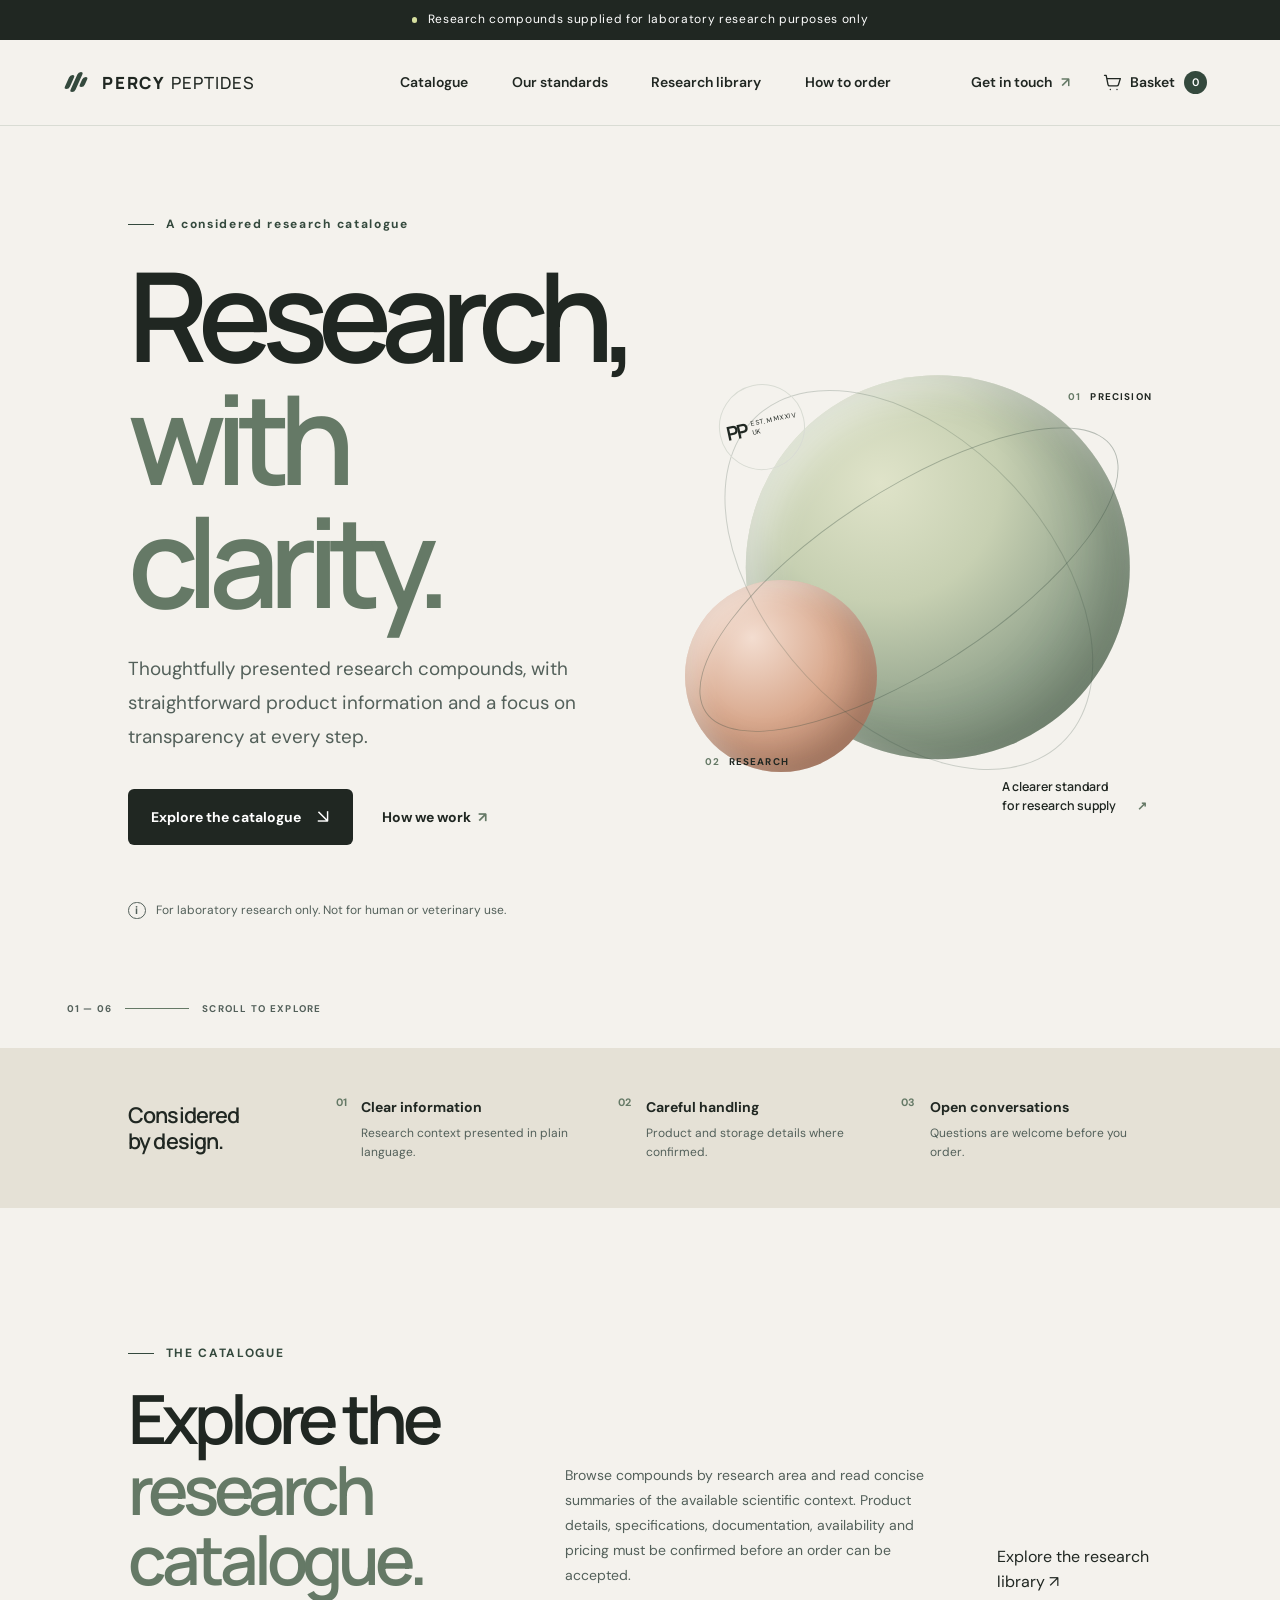
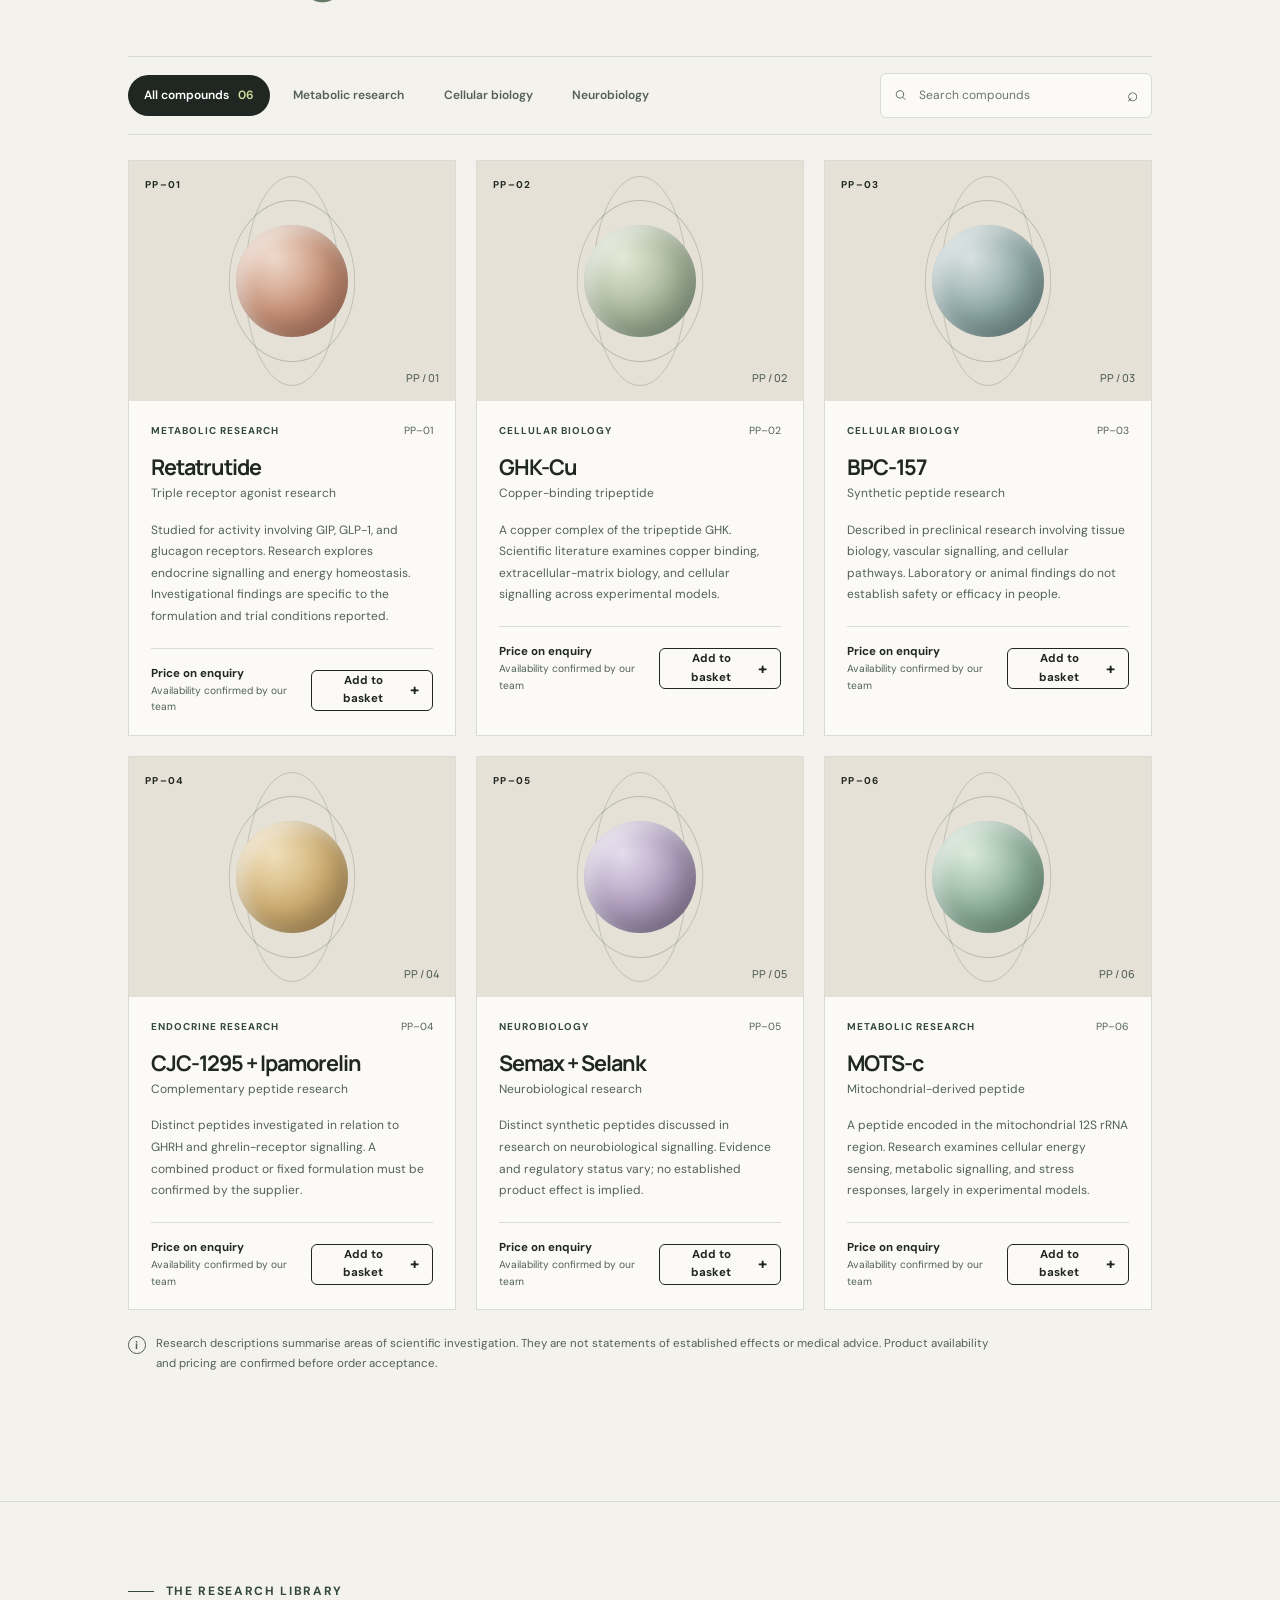
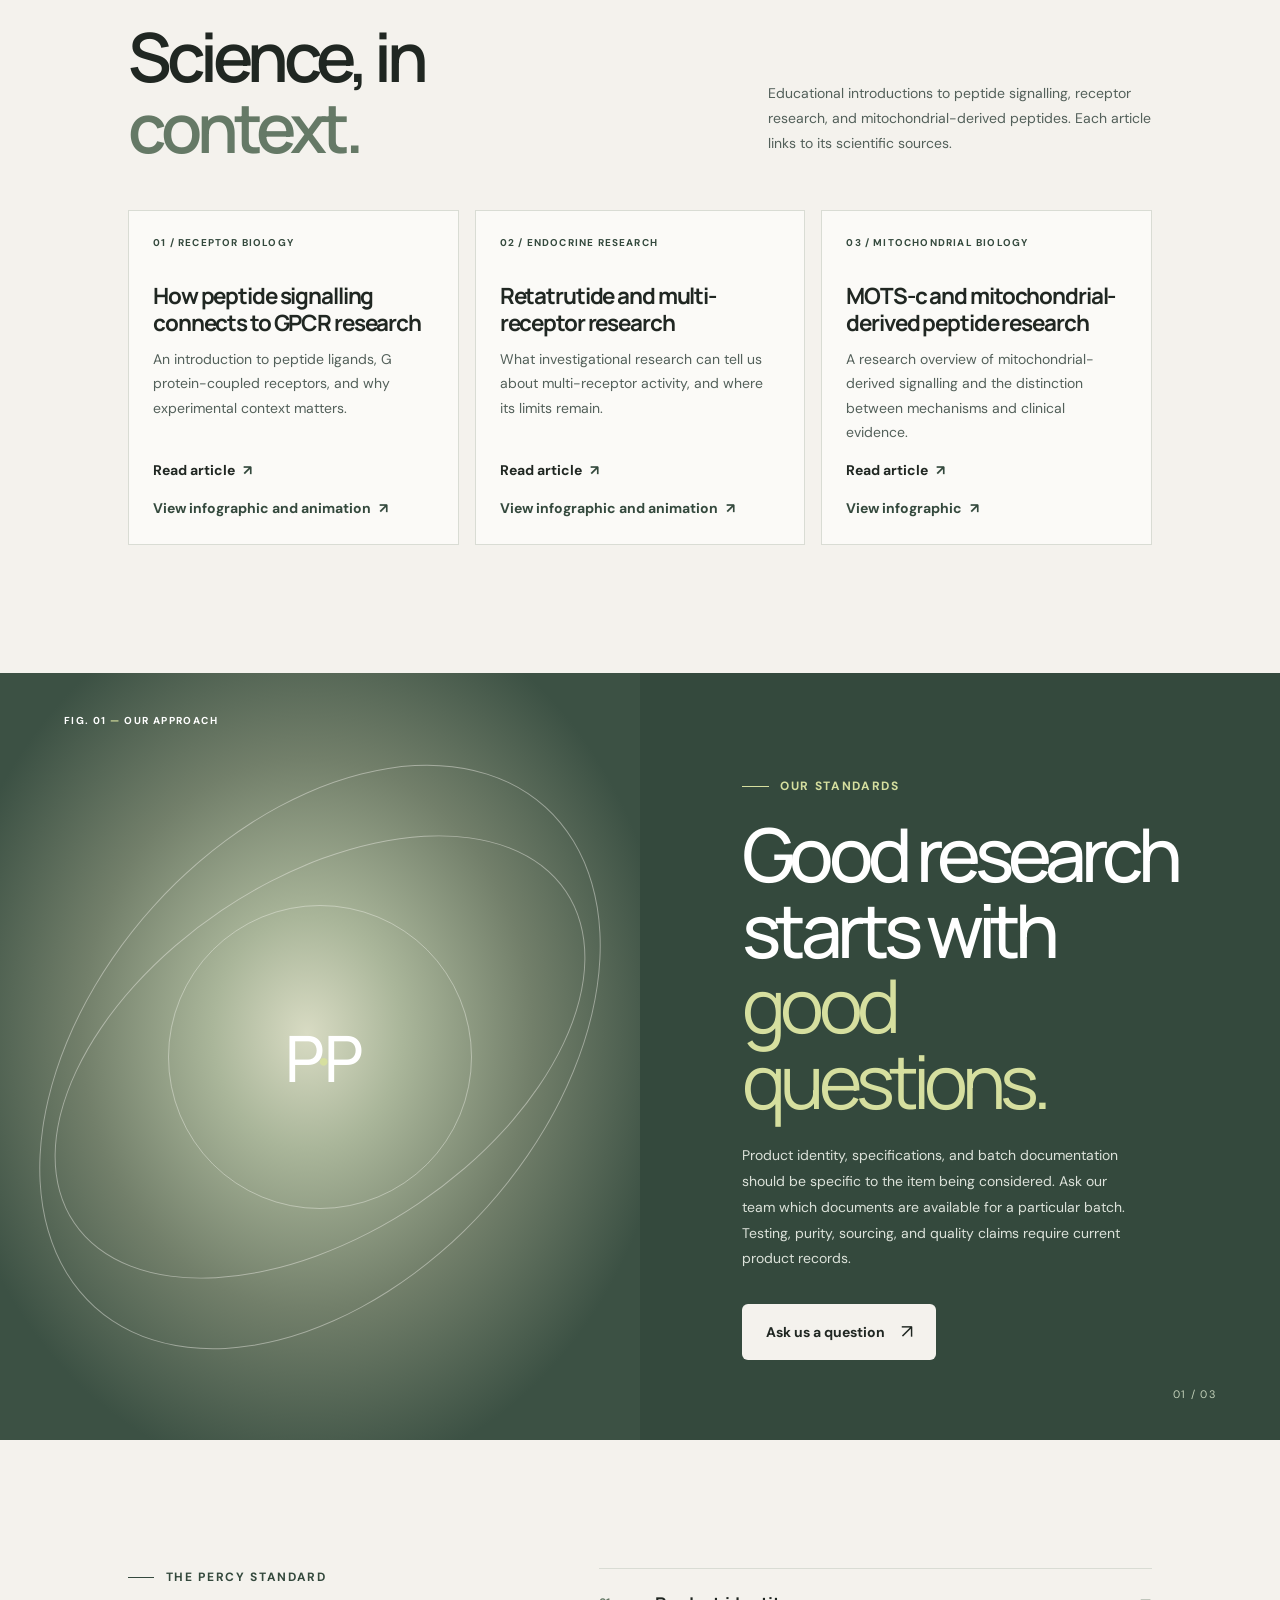
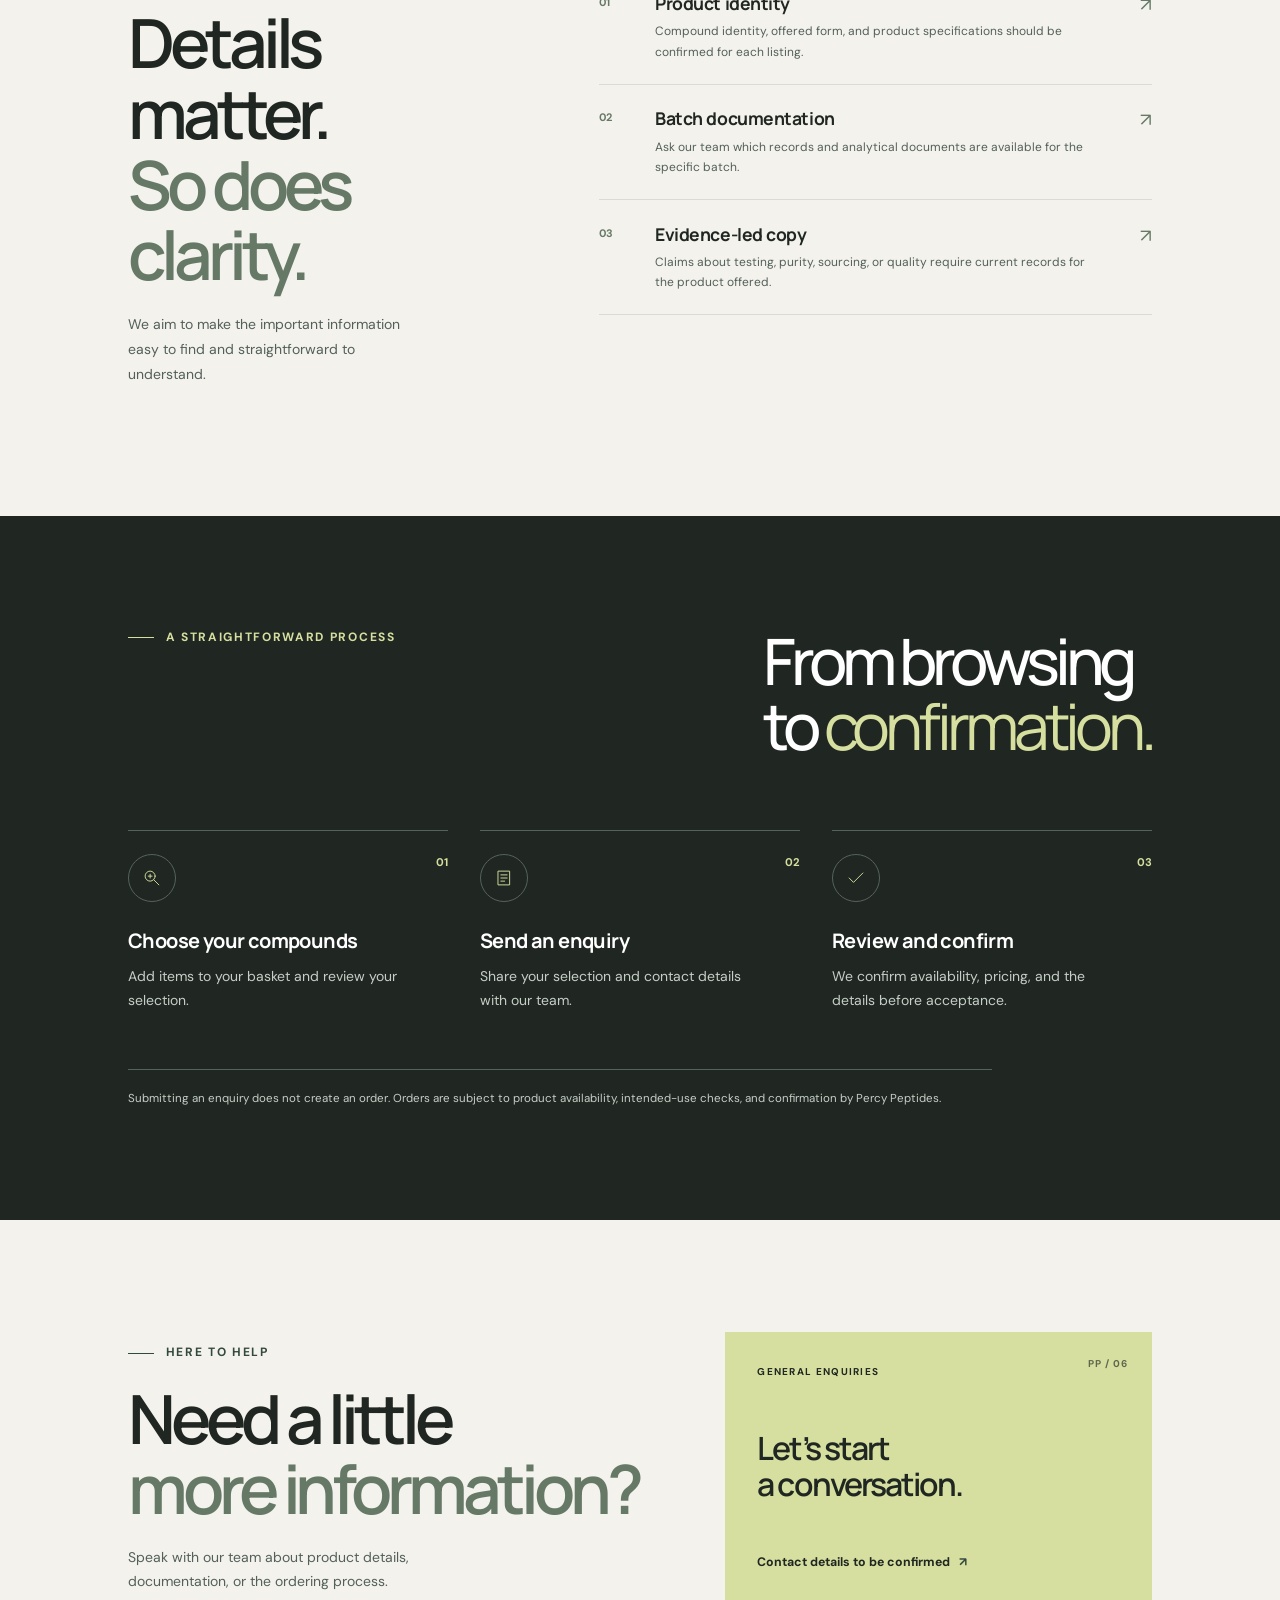
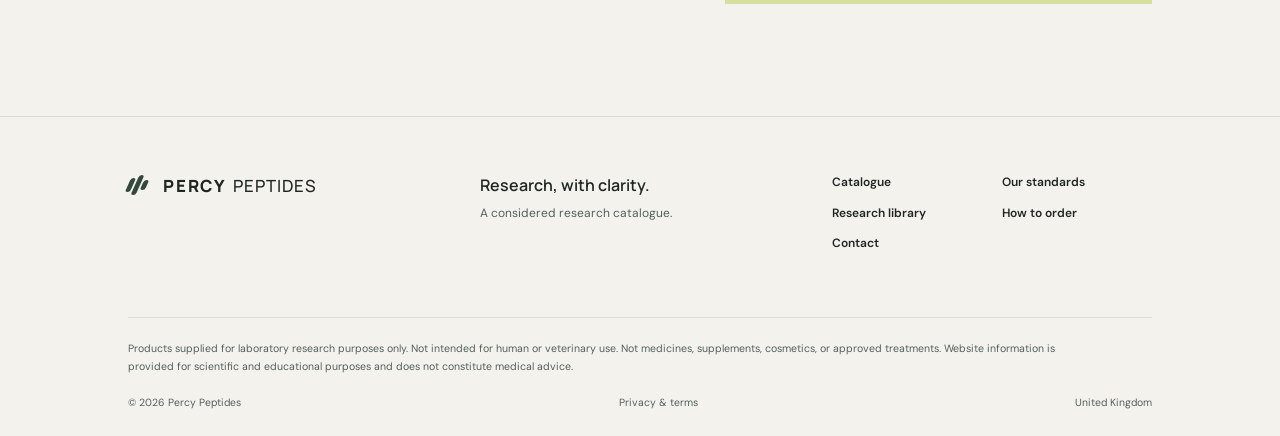
<file: index.html>
<!doctype html>
<html lang="en-GB">
  <head>
    <meta charset="UTF-8" />
    <meta name="viewport" content="width=device-width, initial-scale=1" />
    <meta name="theme-color" content="#f4f2ed" />
    <meta name="description" content="Explore the Percy Peptides research catalogue, read compound information and research articles, and enquire about verified product details." />
    <meta property="og:title" content="Percy Peptides | Research Peptide Catalogue &amp; Information" />
    <meta property="og:description" content="Explore the Percy Peptides research catalogue, read compound information and research articles, and enquire about verified product details." />
    <meta property="og:site_name" content="Percy Peptides" />
    <meta name="twitter:card" content="summary" />
    <meta name="twitter:title" content="Percy Peptides | Research Peptide Catalogue &amp; Information" />
    <meta name="twitter:description" content="Explore the Percy Peptides research catalogue, read compound information and research articles, and enquire about verified product details." />
    <meta property="og:type" content="website" />
    <title>Percy Peptides | Research Peptide Catalogue &amp; Information</title>
    <meta name="research-article-title" content="" />
    <meta name="research-article-description" content="" />
    <link rel="preconnect" href="https://fonts.googleapis.com" />
    <link rel="preconnect" href="https://fonts.gstatic.com" crossorigin />
    <link href="https://fonts.googleapis.com/css2?family=DM+Sans:wght@400;500;600;700&family=Manrope:wght@400;500;600;700;800&display=swap" rel="stylesheet" />
    <link rel="stylesheet" href="styles.css" />
    <script src="app.js" defer></script>
  </head>
  <body>
    <a class="skip-link" href="#main">Skip to content</a>
    <div class="announcement"><span class="announcement__dot" aria-hidden="true"></span> Research compounds supplied for laboratory research purposes only</div>
    <header class="site-header">
      <a class="wordmark" href="#top" aria-label="Percy Peptides home"><span class="wordmark__symbol" aria-hidden="true"><i></i><i></i><i></i></span><span>PERCY<span class="wordmark__light">PEPTIDES</span></span></a>
      <nav class="main-nav" aria-label="Main navigation">
        <a href="#catalogue">Catalogue</a><a href="#standards">Our standards</a><a href="#research-library">Research library</a><a href="#process">How to order</a>
      </nav>
      <div class="header-actions"><a class="header-contact" href="#contact">Get in touch <span aria-hidden="true">↗</span></a><button class="cart-trigger" type="button" aria-label="Open shopping basket" aria-controls="cart-panel" aria-expanded="false"><svg viewBox="0 0 24 24" aria-hidden="true"><path d="M3 4h2l2.2 11.1a2 2 0 0 0 2 1.6h8.6a2 2 0 0 0 1.9-1.4L22 8H6M10 21h.01M18 21h.01"/></svg><span>Basket</span><span class="cart-count" aria-live="polite">0</span></button>
        <button class="menu-toggle" type="button" aria-label="Open navigation" aria-expanded="false" aria-controls="mobile-nav"><span></span><span></span></button>
      </div>
    </header>
    <nav class="mobile-nav" id="mobile-nav" aria-label="Mobile navigation" hidden><a href="#catalogue">Catalogue</a><a href="#standards">Our standards</a><a href="#research-library">Research library</a><a href="#process">How to order</a><a href="#contact">Get in touch</a></nav>

    <main id="main">
      <section class="hero" id="top">
        <div class="hero__content"><p class="eyebrow"><span class="eyebrow__line"></span> A considered research catalogue</p><h1>Research,<br /><span>with clarity.</span></h1><p class="hero__lede">Thoughtfully presented research compounds, with straightforward product information and a focus on transparency at every step.</p><div class="hero__actions"><a class="button button--dark" href="#catalogue">Explore the catalogue <span aria-hidden="true">↘</span></a><a class="text-link" href="#standards">How we work <span aria-hidden="true">↗</span></a></div><div class="hero__footnote"><span class="footnote-mark" aria-hidden="true">i</span><span>For laboratory research only. Not for human or veterinary use.</span></div></div>
        <div class="hero__visual" aria-label="Abstract scientific illustration">
          <div class="orb orb--back"></div><div class="orb orb--front"></div><div class="orbit orbit--one"></div><div class="orbit orbit--two"></div><div class="orb-label orb-label--one"><span>01</span> PRECISION</div><div class="orb-label orb-label--two"><span>02</span> RESEARCH</div><div class="hero-stamp"><span>PP</span><small>EST. MMXXIV<br/>UK</small></div><div class="visual-caption">A clearer standard<br/>for research supply <span>↗</span></div>
        </div>
        <div class="hero__rail"><span>01 — 06</span><span class="rail-line"></span><span>SCROLL TO EXPLORE</span></div>
      </section>

      <section class="trust-strip" aria-label="Our approach"><div class="trust-strip__intro">Considered<br/>by design.</div><div class="trust-item"><span class="trust-item__number">01</span><div><strong>Clear information</strong><p>Research context presented in plain language.</p></div></div><div class="trust-item"><span class="trust-item__number">02</span><div><strong>Careful handling</strong><p>Product and storage details where confirmed.</p></div></div><div class="trust-item"><span class="trust-item__number">03</span><div><strong>Open conversations</strong><p>Questions are welcome before you order.</p></div></div></section>

      <section class="catalogue section-wrap" id="catalogue">
        <div class="section-heading"><div><p class="eyebrow"><span class="eyebrow__line"></span> THE CATALOGUE</p><h2>Explore the<br/><span>research catalogue.</span></h2></div><p class="section-heading__copy">Browse compounds by research area and read concise summaries of the available scientific context. Product details, specifications, documentation, availability and pricing must be confirmed before an order can be accepted.</p><a class="catalogue-library-link" href="#research-library">Explore the research library <span aria-hidden="true">↗</span></a></div>
        <div class="catalogue-tools"><div class="filter-list" role="group" aria-label="Filter products by category"><button type="button" class="filter-chip is-selected" data-filter="all" aria-pressed="true">All compounds <span>06</span></button><button type="button" class="filter-chip" data-filter="metabolic" aria-pressed="false">Metabolic research</button><button type="button" class="filter-chip" data-filter="cellular" aria-pressed="false">Cellular biology</button><button type="button" class="filter-chip" data-filter="neuro" aria-pressed="false">Neurobiology</button></div><label class="search-box"><svg viewBox="0 0 24 24" aria-hidden="true"><circle cx="10.8" cy="10.8" r="6.8"/><path d="m16 16 4.3 4.3"/></svg><input type="search" id="product-search" placeholder="Search compounds" aria-label="Search compounds"/><span class="search-shortcut" aria-hidden="true">⌕</span></label></div>
        <div class="product-grid" id="product-grid" aria-live="polite"></div>
        <p class="catalogue-note"><span class="note-icon" aria-hidden="true">i</span> Research descriptions summarise areas of scientific investigation. They are not statements of established effects or medical advice. Product availability and pricing are confirmed before order acceptance.</p>
      </section>

      <section class="research-library section-wrap" id="research-library">
        <div class="section-heading"><div><p class="eyebrow"><span class="eyebrow__line"></span> THE RESEARCH LIBRARY</p><h2>Science, in<br/><span>context.</span></h2></div><p class="section-heading__copy">Educational introductions to peptide signalling, receptor research, and mitochondrial-derived peptides. Each article links to its scientific sources.</p></div>
        <div class="article-grid">
          <article class="article-card"><span class="article-card__number">01 / RECEPTOR BIOLOGY</span><h3>How peptide signalling connects to GPCR research</h3><p>An introduction to peptide ligands, G protein-coupled receptors, and why experimental context matters.</p><a class="article-link" href="research/peptide-signalling-gpcrs/index.html">Read article <span aria-hidden="true">↗</span></a><a class="article-link article-link--visual" href="research/peptide-signalling-gpcrs/index.html#visual-explainer">View infographic and animation <span aria-hidden="true">↗</span></a></article>
          <article class="article-card"><span class="article-card__number">02 / ENDOCRINE RESEARCH</span><h3>Retatrutide and multi-receptor research</h3><p>What investigational research can tell us about multi-receptor activity, and where its limits remain.</p><a class="article-link" href="research/retatrutide-receptor-research/index.html">Read article <span aria-hidden="true">↗</span></a><a class="article-link article-link--visual" href="research/retatrutide-receptor-research/index.html#visual-explainer">View infographic and animation <span aria-hidden="true">↗</span></a></article>
          <article class="article-card"><span class="article-card__number">03 / MITOCHONDRIAL BIOLOGY</span><h3>MOTS-c and mitochondrial-derived peptide research</h3><p>A research overview of mitochondrial-derived signalling and the distinction between mechanisms and clinical evidence.</p><a class="article-link" href="research/mots-c-mitochondrial-peptides/index.html">Read article <span aria-hidden="true">↗</span></a><a class="article-link article-link--visual" href="research/mots-c-mitochondrial-peptides/index.html#visual-explainer">View infographic <span aria-hidden="true">↗</span></a></article>
        </div>
      </section>

      <section class="editorial-band" id="standards"><div class="editorial-band__image" role="img" aria-label="Layered abstract forms inspired by scientific research"><span class="image-index">FIG. 01 <i>—</i> OUR APPROACH</span><div class="image-orbit"></div><div class="image-center">P<span>·</span>P</div></div><div class="editorial-band__copy"><p class="eyebrow eyebrow--light"><span class="eyebrow__line"></span> OUR STANDARDS</p><h2>Good research<br/>starts with<br/><em>good questions.</em></h2><p>Product identity, specifications, and batch documentation should be specific to the item being considered. Ask our team which documents are available for a particular batch. Testing, purity, sourcing, and quality claims require current product records.</p><a class="button button--light" href="#contact">Ask us a question <span aria-hidden="true">↗</span></a><div class="editorial-band__index">01 / 03</div></div></section>

      <section class="standards section-wrap"><div class="standards__intro"><p class="eyebrow"><span class="eyebrow__line"></span> THE PERCY STANDARD</p><h2>Details matter.<br/><span>So does clarity.</span></h2><p>We aim to make the important information easy to find and straightforward to understand.</p></div><div class="standard-list"><article class="standard-row"><span class="standard-row__num">01</span><div><h3>Product identity</h3><p>Compound identity, offered form, and product specifications should be confirmed for each listing.</p></div><span class="standard-row__mark" aria-hidden="true">↗</span></article><article class="standard-row"><span class="standard-row__num">02</span><div><h3>Batch documentation</h3><p>Ask our team which records and analytical documents are available for the specific batch.</p></div><span class="standard-row__mark" aria-hidden="true">↗</span></article><article class="standard-row"><span class="standard-row__num">03</span><div><h3>Evidence-led copy</h3><p>Claims about testing, purity, sourcing, or quality require current records for the product offered.</p></div><span class="standard-row__mark" aria-hidden="true">↗</span></article></div></section>

      <section class="process-section" id="process"><div class="section-wrap"><div class="process-heading"><p class="eyebrow eyebrow--light"><span class="eyebrow__line"></span> A STRAIGHTFORWARD PROCESS</p><h2>From browsing<br/>to <em>confirmation.</em></h2></div><div class="process-steps"><article><span class="process-num">01</span><div class="process-icon" aria-hidden="true"><svg viewBox="0 0 32 32"><circle cx="13" cy="13" r="8"/><path d="m19 19 8 8M10 13h6M13 10v6"/></svg></div><h3>Choose your compounds</h3><p>Add items to your basket and review your selection.</p></article><article><span class="process-num">02</span><div class="process-icon" aria-hidden="true"><svg viewBox="0 0 32 32"><path d="M7 5h18v22H7zM11 11h10M11 16h10M11 21h6"/></svg></div><h3>Send an enquiry</h3><p>Share your selection and contact details with our team.</p></article><article><span class="process-num">03</span><div class="process-icon" aria-hidden="true"><svg viewBox="0 0 32 32"><path d="m5 16 7 7L27 8"/></svg></div><h3>Review and confirm</h3><p>We confirm availability, pricing, and the details before acceptance.</p></article></div><p class="process-disclaimer">Submitting an enquiry does not create an order. Orders are subject to product availability, intended-use checks, and confirmation by Percy Peptides.</p></div></section>

      <section class="contact-section section-wrap" id="contact"><div><p class="eyebrow"><span class="eyebrow__line"></span> HERE TO HELP</p><h2>Need a little<br/><span>more information?</span></h2><p>Speak with our team about product details, documentation, or the ordering process.</p></div><div class="contact-card"><span class="contact-card__label">GENERAL ENQUIRIES</span><strong>Let’s start<br/>a conversation.</strong><span class="contact-card__link">Contact details to be confirmed <b aria-hidden="true">↗</b></span><span class="contact-card__index">PP / 06</span></div></section>
    </main>
    <footer class="site-footer"><div class="footer-main"><a class="wordmark wordmark--footer" href="#top"><span class="wordmark__symbol" aria-hidden="true"><i></i><i></i><i></i></span><span>PERCY<span class="wordmark__light">PEPTIDES</span></span></a><p>Research, with clarity.<br/><span>A considered research catalogue.</span></p><div class="footer-links"><a href="#catalogue">Catalogue</a><a href="#standards">Our standards</a><a href="#research-library">Research library</a><a href="#process">How to order</a><a href="#contact">Contact</a></div></div><div class="footer-legal"><p>Products supplied for laboratory research purposes only. Not intended for human or veterinary use. Not medicines, supplements, cosmetics, or approved treatments. Website information is provided for scientific and educational purposes and does not constitute medical advice.</p><div><span>© 2026 Percy Peptides</span><a href="#legal">Privacy &amp; terms</a><span>United Kingdom</span></div></div></footer>

    <div class="cart-backdrop" hidden></div><aside class="cart-panel" id="cart-panel" aria-labelledby="cart-title" aria-modal="true" role="dialog" hidden><div class="cart-header"><div><p class="eyebrow">YOUR SELECTION</p><h2 id="cart-title">Basket <span class="cart-count">0</span></h2></div><button class="cart-close icon-button" type="button" aria-label="Close basket"><svg viewBox="0 0 24 24" aria-hidden="true"><path d="m6 6 12 12M18 6 6 18"/></svg></button></div><div class="cart-items"></div><div class="cart-empty"><div class="empty-mark" aria-hidden="true">PP</div><h3>Your basket is empty.</h3><p>Browse the catalogue and add compounds to your selection.</p><button class="button button--dark cart-browse" type="button">Explore the catalogue <span aria-hidden="true">↘</span></button></div><div class="cart-footer" hidden><div class="cart-total"><span>Pricing</span><strong>Confirmed after enquiry</strong></div><p>Availability and pricing are confirmed by our team. Sending an enquiry does not place an order.</p><button class="button button--dark checkout-button" type="button">Continue with enquiry <span aria-hidden="true">↗</span></button></div></aside>
    <section class="enquiry-dialog" id="enquiry-dialog" role="dialog" aria-modal="true" aria-labelledby="enquiry-title" hidden><div class="enquiry-card"><div class="enquiry-heading"><div><p class="eyebrow">PRODUCT ENQUIRY</p><h2 id="enquiry-title">Your details</h2></div><button class="enquiry-close icon-button" type="button" aria-label="Close enquiry form"><svg viewBox="0 0 24 24" aria-hidden="true"><path d="m6 6 12 12M18 6 6 18"/></svg></button></div><pre class="enquiry-summary"></pre><form><label>Full name<input name="name" autocomplete="name" required /></label><label>Email address<input type="email" name="email" autocomplete="email" required /></label><label>Organisation <span>Optional</span><input name="organisation" autocomplete="organization" /></label><label>Phone <span>Optional</span><input type="tel" name="phone" autocomplete="tel" /></label><label>Message <span>Optional</span><textarea name="message" rows="3" placeholder="What would you like to know?"></textarea></label><p class="enquiry-privacy">Your enquiry is saved in this browser. If a recipient is configured in CRM on this browser, your email app opens with a draft. Review it and press Send there.</p><button class="button button--dark" type="submit">Prepare email enquiry <span aria-hidden="true">↗</span></button></form></div></section>
    <div class="toast" role="status" aria-live="polite"></div>
  </body>
</html>
</file>
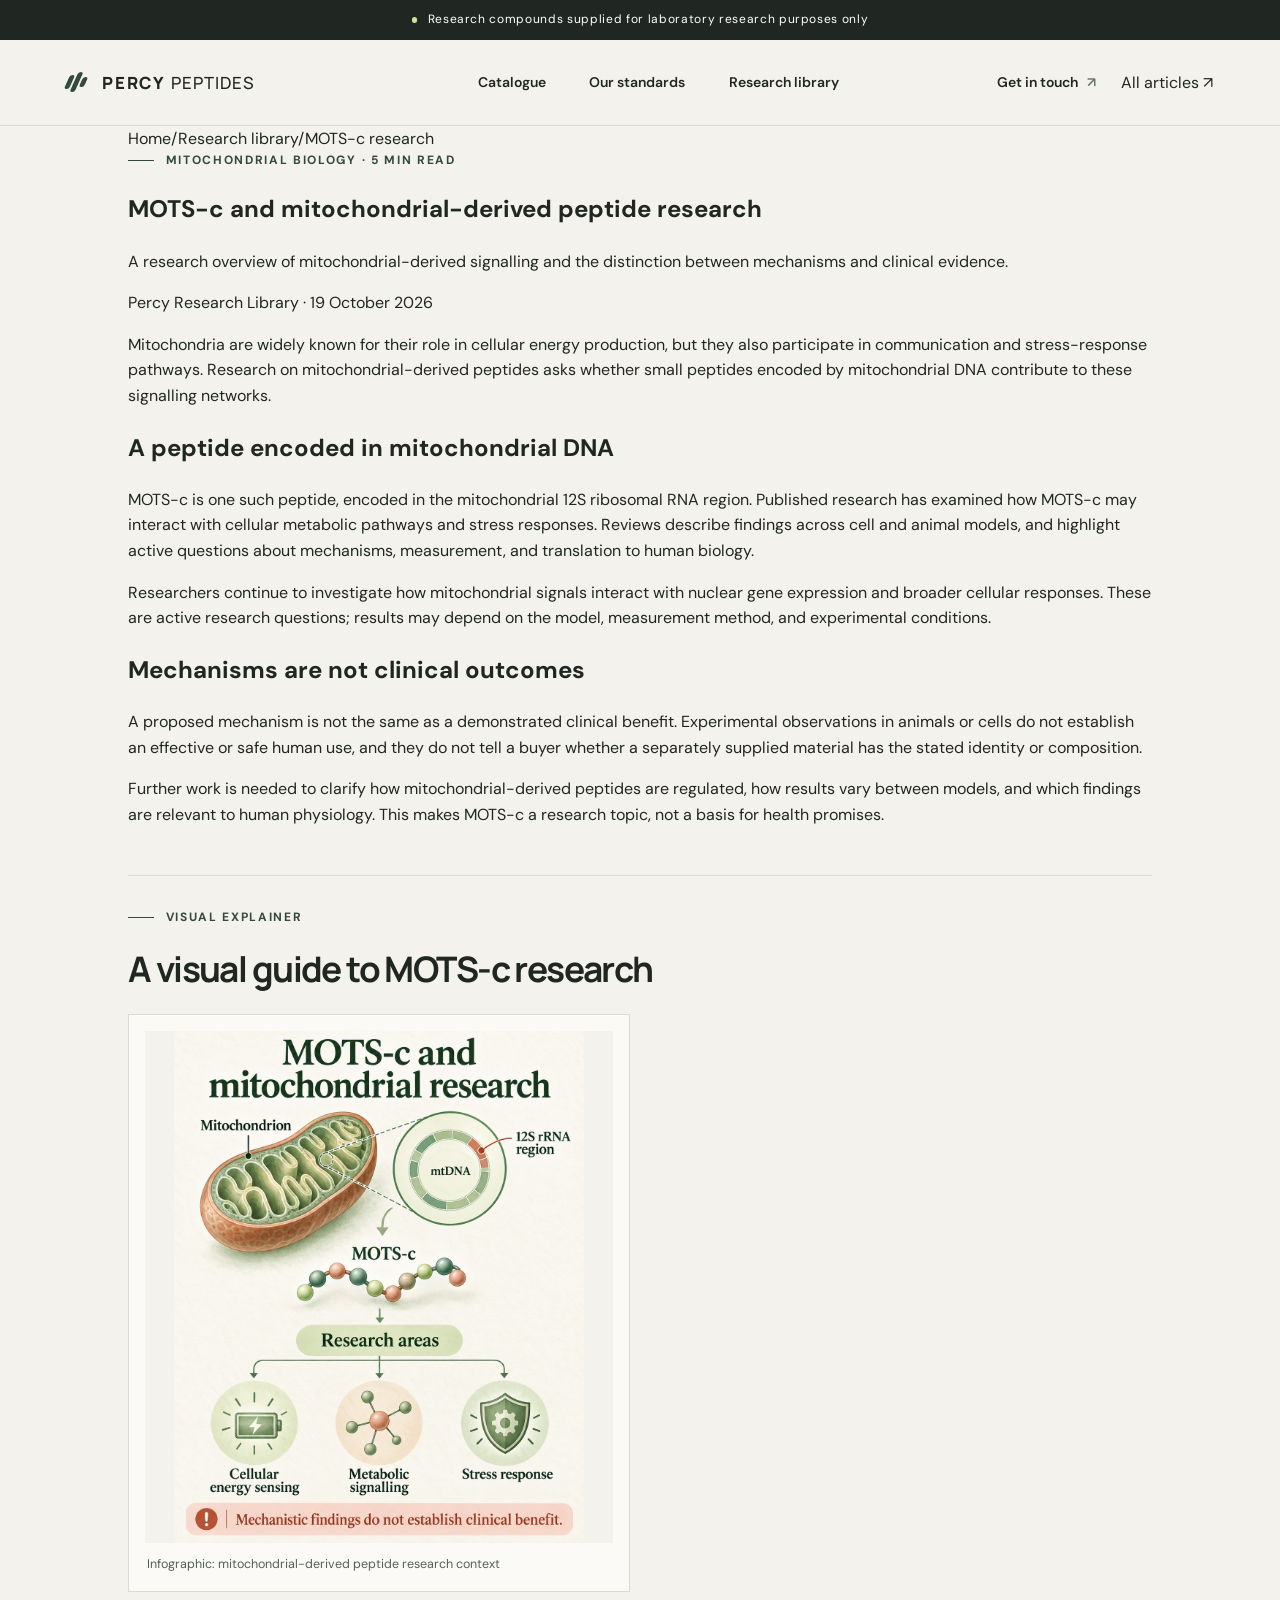
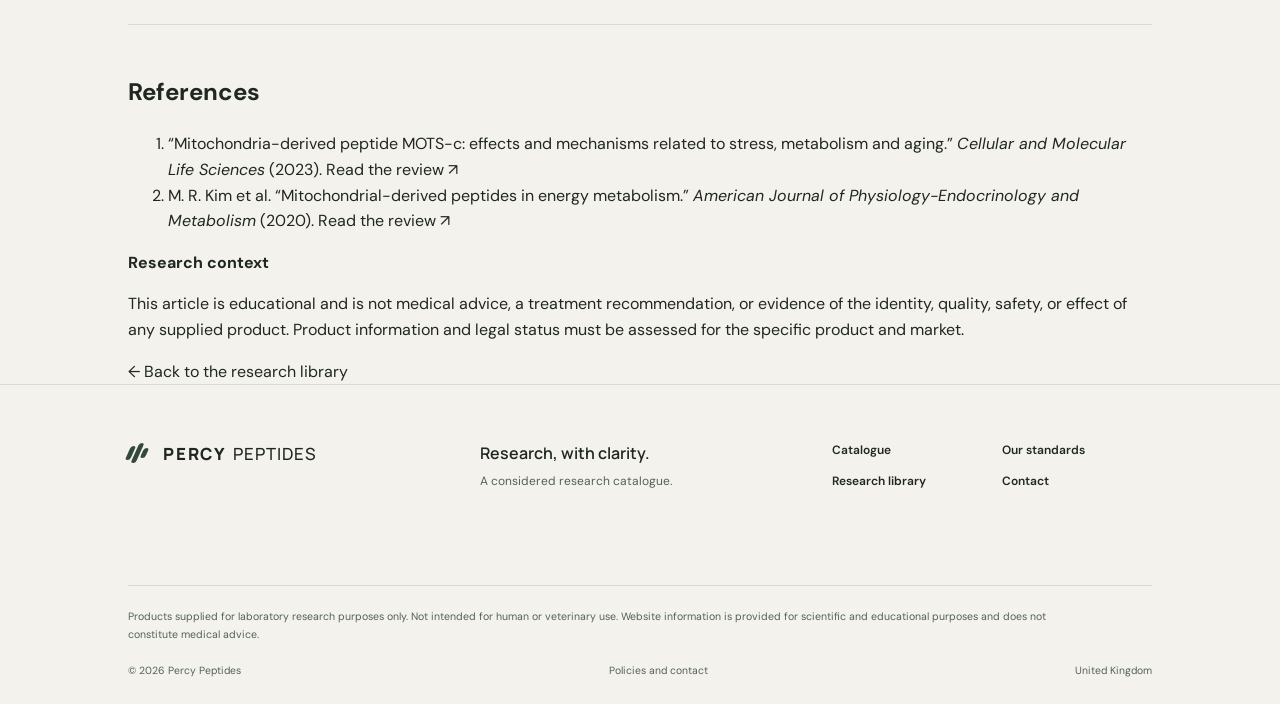
<file: research/mots-c-mitochondrial-peptides/index.html>
<!doctype html>
<html lang="en-GB">
  <head>
    <meta charset="UTF-8" />
    <meta name="viewport" content="width=device-width, initial-scale=1" />
    <meta name="theme-color" content="#f4f2ed" />
    <meta name="description" content="An educational overview of MOTS-c research, mitochondrial signalling, and the difference between mechanistic findings and clinical evidence." />
    <meta property="og:title" content="MOTS-c and Mitochondrial-Derived Peptide Research | Percy Peptides" />
    <meta property="og:description" content="An educational overview of MOTS-c research, mitochondrial signalling, and the difference between mechanistic findings and clinical evidence." />
    <meta property="og:type" content="article" />
    <meta property="og:site_name" content="Percy Peptides" />
    <meta name="twitter:card" content="summary" />
    <meta name="twitter:title" content="MOTS-c and Mitochondrial-Derived Peptide Research | Percy Peptides" />
    <meta name="twitter:description" content="An educational overview of MOTS-c research, mitochondrial signalling, and the difference between mechanistic findings and clinical evidence." />
    <title>MOTS-c and Mitochondrial-Derived Peptide Research | Percy Peptides</title>
    <link rel="preconnect" href="https://fonts.googleapis.com" />
    <link rel="preconnect" href="https://fonts.gstatic.com" crossorigin />
    <link href="https://fonts.googleapis.com/css2?family=DM+Sans:wght@400;500;600;700&family=Manrope:wght@400;500;600;700;800&display=swap" rel="stylesheet" />
    <link rel="stylesheet" href="../../styles.css" />
  </head>
  <body>
    <a class="skip-link" href="#article">Skip to article</a>
    <div class="announcement"><span class="announcement__dot" aria-hidden="true"></span> Research compounds supplied for laboratory research purposes only</div>
    <header class="site-header"><a class="wordmark" href="../../" aria-label="Percy Peptides home"><span class="wordmark__symbol" aria-hidden="true"><i></i><i></i><i></i></span><span>PERCY<span class="wordmark__light">PEPTIDES</span></span></a><nav class="main-nav" aria-label="Main navigation"><a href="../../#catalogue">Catalogue</a><a href="../../#standards">Our standards</a><a href="../../#research-library" aria-current="page">Research library</a></nav><div class="header-actions"><a class="header-contact" href="../../#contact">Get in touch <span aria-hidden="true">↗</span></a><a class="article-back-link" href="../../#research-library">All articles <span aria-hidden="true">↗</span></a></div></header>
    <main id="article" class="article-page section-wrap"><nav class="breadcrumbs" aria-label="Breadcrumb"><a href="../../">Home</a><span aria-hidden="true">/</span><a href="../../#research-library">Research library</a><span aria-hidden="true">/</span><span aria-current="page">MOTS-c research</span></nav><article class="longform-article" data-article-id="2"><header class="longform-article__header"><p class="eyebrow"><span class="eyebrow__line"></span> MITOCHONDRIAL BIOLOGY · 5 MIN READ</p><h1 data-article-title>MOTS-c and mitochondrial-derived peptide research</h1><p class="longform-article__dek" data-article-summary>A research overview of mitochondrial-derived signalling and the distinction between mechanisms and clinical evidence.</p><p class="longform-article__byline">Percy Research Library <span>·</span> 19 October 2026</p></header><div class="longform-article__body" data-article-body>
      <p>Mitochondria are widely known for their role in cellular energy production, but they also participate in communication and stress-response pathways. Research on mitochondrial-derived peptides asks whether small peptides encoded by mitochondrial DNA contribute to these signalling networks.</p>
      <h2>A peptide encoded in mitochondrial DNA</h2>
      <p>MOTS-c is one such peptide, encoded in the mitochondrial 12S ribosomal RNA region. Published research has examined how MOTS-c may interact with cellular metabolic pathways and stress responses. Reviews describe findings across cell and animal models, and highlight active questions about mechanisms, measurement, and translation to human biology.</p>
      <p>Researchers continue to investigate how mitochondrial signals interact with nuclear gene expression and broader cellular responses. These are active research questions; results may depend on the model, measurement method, and experimental conditions.</p>
      <h2>Mechanisms are not clinical outcomes</h2>
      <p>A proposed mechanism is not the same as a demonstrated clinical benefit. Experimental observations in animals or cells do not establish an effective or safe human use, and they do not tell a buyer whether a separately supplied material has the stated identity or composition.</p>
      <p>Further work is needed to clarify how mitochondrial-derived peptides are regulated, how results vary between models, and which findings are relevant to human physiology. This makes MOTS-c a research topic, not a basis for health promises.</p>
      <section class="article-visuals" id="visual-explainer" aria-labelledby="visual-explainer-title"><p class="eyebrow"><span class="eyebrow__line"></span> VISUAL EXPLAINER</p><h2 id="visual-explainer-title">A visual guide to MOTS-c research</h2><div class="article-visuals__grid"><figure><img src="../../assets/digital-content/infographic-mots-c-research.png" alt="Infographic summarising MOTS-c research, mitochondrial signalling, and evidence context" loading="lazy"/><figcaption>Infographic: mitochondrial-derived peptide research context</figcaption></figure></div></section>
      <section class="article-references" aria-labelledby="references-title"><h2 id="references-title">References</h2><ol><li>“Mitochondria-derived peptide MOTS-c: effects and mechanisms related to stress, metabolism and aging.” <em>Cellular and Molecular Life Sciences</em> (2023). <a href="https://pmc.ncbi.nlm.nih.gov/articles/PMC9854231/" target="_blank" rel="noreferrer">Read the review <span aria-hidden="true">↗</span></a></li><li>M. R. Kim et al. “Mitochondrial-derived peptides in energy metabolism.” <em>American Journal of Physiology-Endocrinology and Metabolism</em> (2020). <a href="https://pmc.ncbi.nlm.nih.gov/articles/PMC7750512/" target="_blank" rel="noreferrer">Read the review <span aria-hidden="true">↗</span></a></li></ol></section>
      <aside class="article-disclaimer"><strong>Research context</strong><p>This article is educational and is not medical advice, a treatment recommendation, or evidence of the identity, quality, safety, or effect of any supplied product. Product information and legal status must be assessed for the specific product and market.</p></aside>
    </div></article><a class="back-to-library" href="../../#research-library">← Back to the research library</a></main><script src="../../research-content.js" defer></script>
    <footer class="site-footer"><div class="footer-main"><a class="wordmark wordmark--footer" href="../../"><span class="wordmark__symbol" aria-hidden="true"><i></i><i></i><i></i></span><span>PERCY<span class="wordmark__light">PEPTIDES</span></span></a><p>Research, with clarity.<br/><span>A considered research catalogue.</span></p><div class="footer-links"><a href="../../#catalogue">Catalogue</a><a href="../../#standards">Our standards</a><a href="../../#research-library">Research library</a><a href="../../#contact">Contact</a></div></div><div class="footer-legal"><p>Products supplied for laboratory research purposes only. Not intended for human or veterinary use. Website information is provided for scientific and educational purposes and does not constitute medical advice.</p><div><span>© 2026 Percy Peptides</span><a href="../../#contact">Policies and contact</a><span>United Kingdom</span></div></div></footer>
  </body>
</html>
</file>
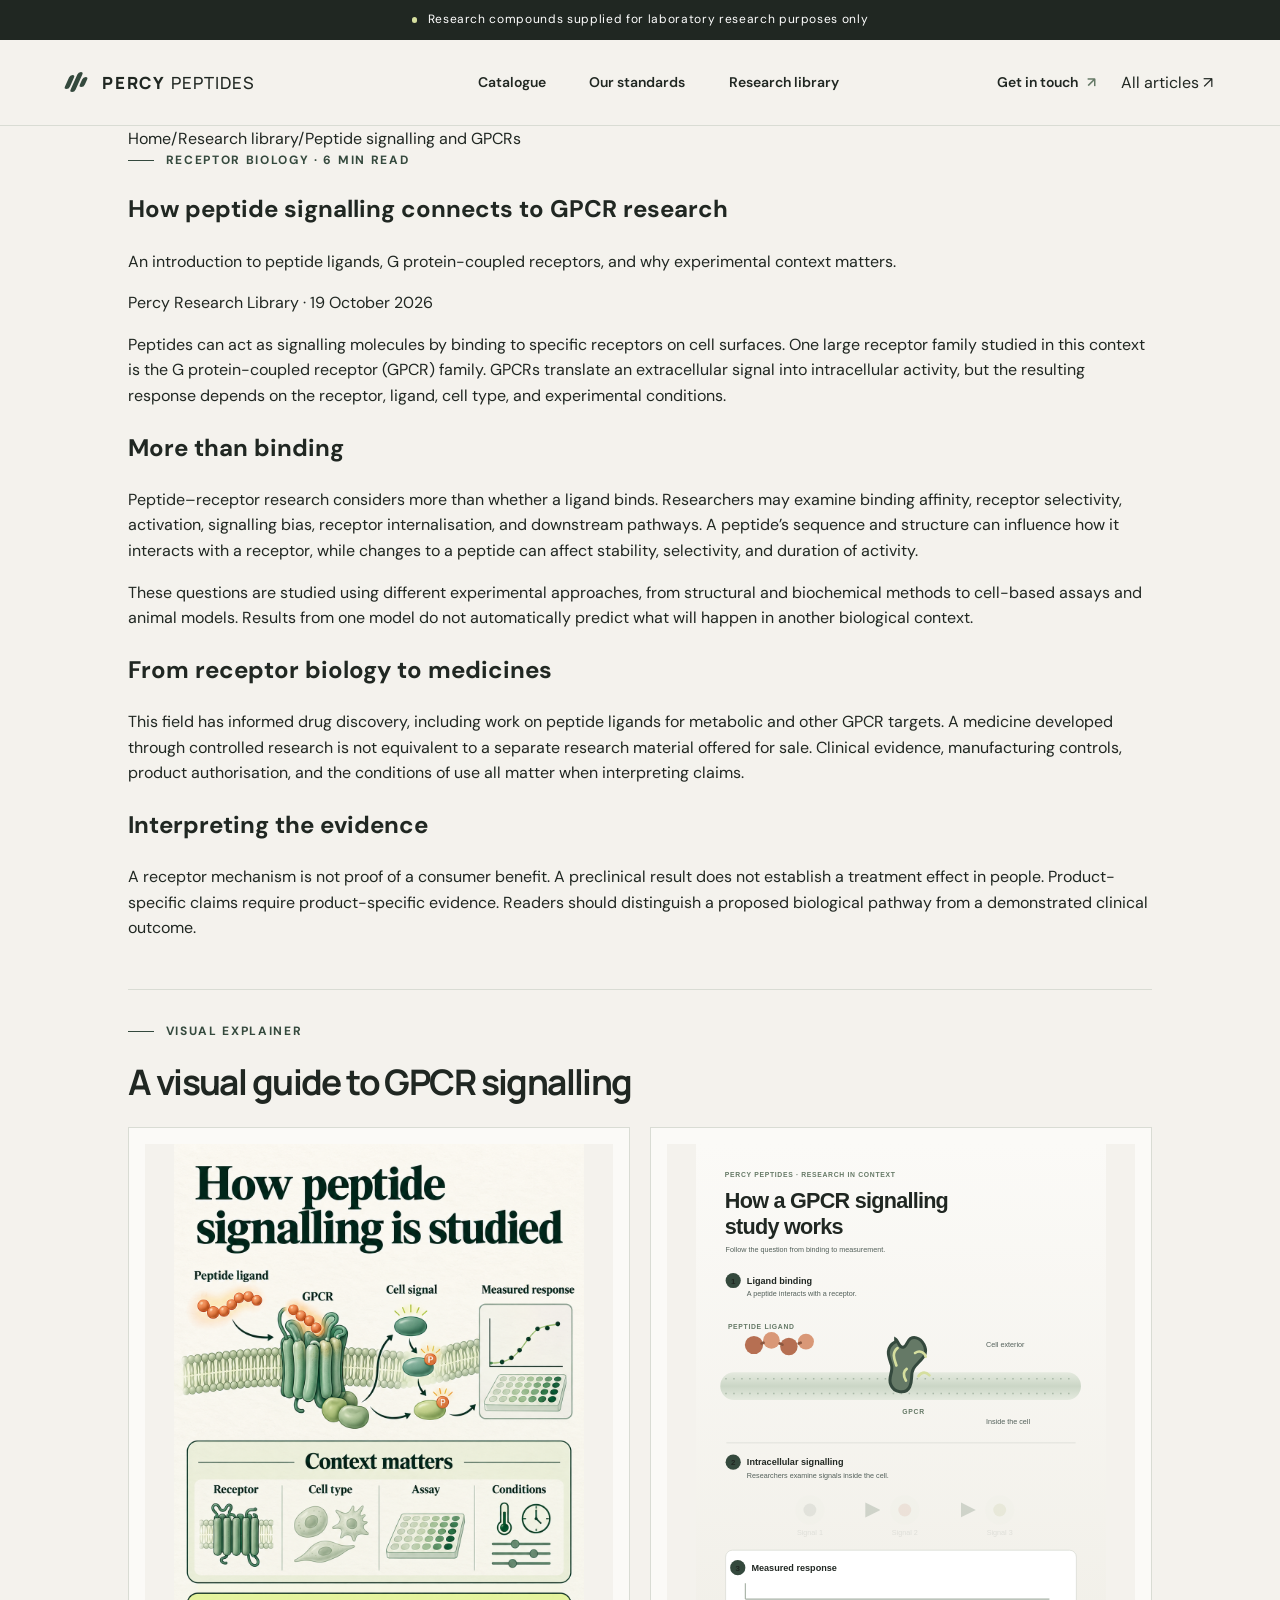
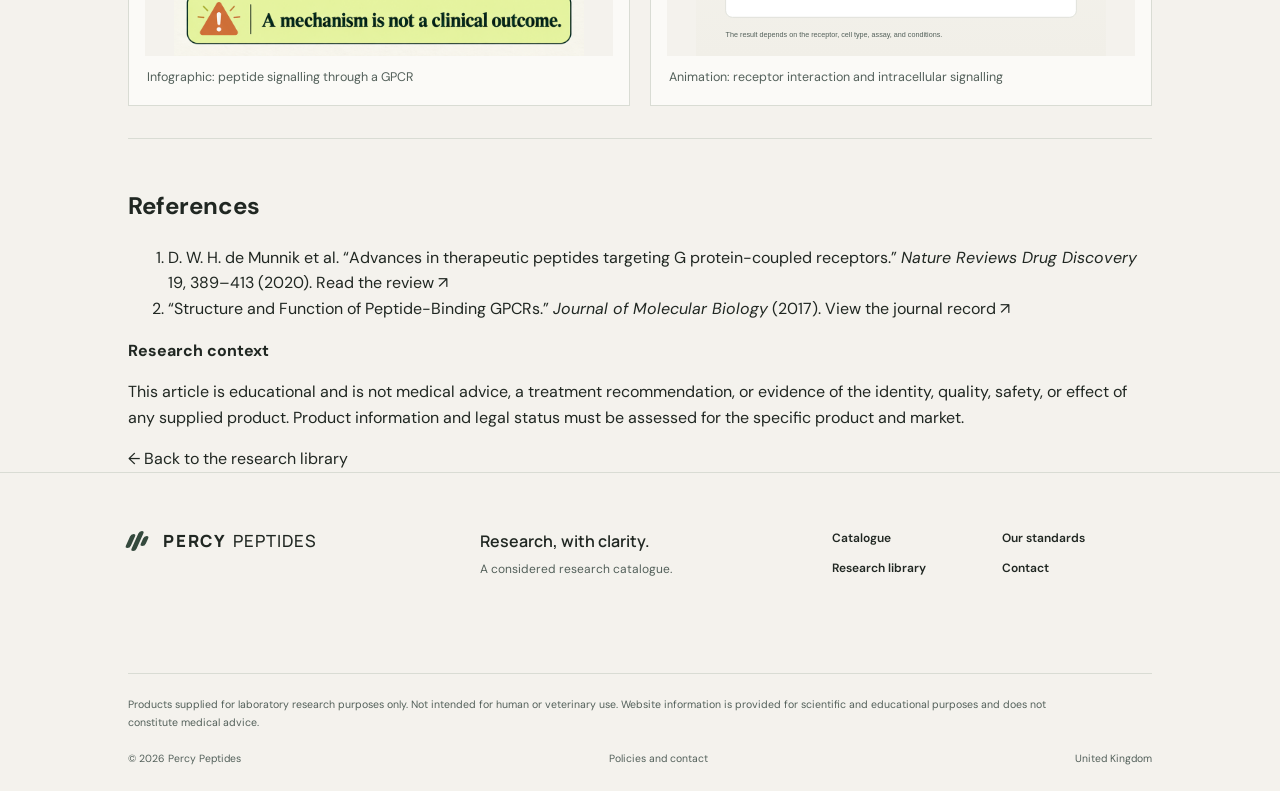
<file: research/peptide-signalling-gpcrs/index.html>
<!doctype html>
<html lang="en-GB">
  <head>
    <meta charset="UTF-8" />
    <meta name="viewport" content="width=device-width, initial-scale=1" />
    <meta name="theme-color" content="#f4f2ed" />
    <meta name="description" content="An introduction to how peptide ligands interact with G protein-coupled receptors and why receptor context matters in research." />
    <meta property="og:title" content="Peptide Signalling and GPCR Research | Percy Peptides" />
    <meta property="og:description" content="An introduction to how peptide ligands interact with G protein-coupled receptors and why receptor context matters in research." />
    <meta property="og:type" content="article" />
    <meta property="og:site_name" content="Percy Peptides" />
    <meta name="twitter:card" content="summary" />
    <meta name="twitter:title" content="Peptide Signalling and GPCR Research | Percy Peptides" />
    <meta name="twitter:description" content="An introduction to how peptide ligands interact with G protein-coupled receptors and why receptor context matters in research." />
    <title>Peptide Signalling and GPCR Research | Percy Peptides</title>
    <link rel="preconnect" href="https://fonts.googleapis.com" />
    <link rel="preconnect" href="https://fonts.gstatic.com" crossorigin />
    <link href="https://fonts.googleapis.com/css2?family=DM+Sans:wght@400;500;600;700&family=Manrope:wght@400;500;600;700;800&display=swap" rel="stylesheet" />
    <link rel="stylesheet" href="../../styles.css" />
  </head>
  <body>
    <a class="skip-link" href="#article">Skip to article</a>
    <div class="announcement"><span class="announcement__dot" aria-hidden="true"></span> Research compounds supplied for laboratory research purposes only</div>
    <header class="site-header"><a class="wordmark" href="../../" aria-label="Percy Peptides home"><span class="wordmark__symbol" aria-hidden="true"><i></i><i></i><i></i></span><span>PERCY<span class="wordmark__light">PEPTIDES</span></span></a><nav class="main-nav" aria-label="Main navigation"><a href="../../#catalogue">Catalogue</a><a href="../../#standards">Our standards</a><a href="../../#research-library" aria-current="page">Research library</a></nav><div class="header-actions"><a class="header-contact" href="../../#contact">Get in touch <span aria-hidden="true">↗</span></a><a class="article-back-link" href="../../#research-library">All articles <span aria-hidden="true">↗</span></a></div></header>
    <main id="article" class="article-page section-wrap"><nav class="breadcrumbs" aria-label="Breadcrumb"><a href="../../">Home</a><span aria-hidden="true">/</span><a href="../../#research-library">Research library</a><span aria-hidden="true">/</span><span aria-current="page">Peptide signalling and GPCRs</span></nav><article class="longform-article" data-article-id="0"><header class="longform-article__header"><p class="eyebrow"><span class="eyebrow__line"></span> RECEPTOR BIOLOGY · 6 MIN READ</p><h1 data-article-title>How peptide signalling connects to GPCR research</h1><p class="longform-article__dek" data-article-summary>An introduction to peptide ligands, G protein-coupled receptors, and why experimental context matters.</p><p class="longform-article__byline">Percy Research Library <span>·</span> 19 October 2026</p></header><div class="longform-article__body" data-article-body>
      <p>Peptides can act as signalling molecules by binding to specific receptors on cell surfaces. One large receptor family studied in this context is the G protein-coupled receptor (GPCR) family. GPCRs translate an extracellular signal into intracellular activity, but the resulting response depends on the receptor, ligand, cell type, and experimental conditions.</p>
      <h2>More than binding</h2>
      <p>Peptide–receptor research considers more than whether a ligand binds. Researchers may examine binding affinity, receptor selectivity, activation, signalling bias, receptor internalisation, and downstream pathways. A peptide’s sequence and structure can influence how it interacts with a receptor, while changes to a peptide can affect stability, selectivity, and duration of activity.</p>
      <p>These questions are studied using different experimental approaches, from structural and biochemical methods to cell-based assays and animal models. Results from one model do not automatically predict what will happen in another biological context.</p>
      <h2>From receptor biology to medicines</h2>
      <p>This field has informed drug discovery, including work on peptide ligands for metabolic and other GPCR targets. A medicine developed through controlled research is not equivalent to a separate research material offered for sale. Clinical evidence, manufacturing controls, product authorisation, and the conditions of use all matter when interpreting claims.</p>
      <h2>Interpreting the evidence</h2>
      <p>A receptor mechanism is not proof of a consumer benefit. A preclinical result does not establish a treatment effect in people. Product-specific claims require product-specific evidence. Readers should distinguish a proposed biological pathway from a demonstrated clinical outcome.</p>
      <section class="article-visuals" id="visual-explainer" aria-labelledby="visual-explainer-title"><p class="eyebrow"><span class="eyebrow__line"></span> VISUAL EXPLAINER</p><h2 id="visual-explainer-title">A visual guide to GPCR signalling</h2><div class="article-visuals__grid"><figure><img src="../../assets/digital-content/infographic-gpcr-signalling.png" alt="Infographic illustrating peptide signalling through a G protein-coupled receptor" loading="lazy"/><figcaption>Infographic: peptide signalling through a GPCR</figcaption></figure><figure><img src="../../assets/digital-content/animation-gpcr-signal.svg" alt="Animated diagram showing a peptide interacting with a GPCR and a signal moving into the cell" loading="lazy"/><figcaption>Animation: receptor interaction and intracellular signalling</figcaption></figure></div></section>
      <section class="article-references" aria-labelledby="references-title"><h2 id="references-title">References</h2><ol><li>D. W. H. de Munnik et al. “Advances in therapeutic peptides targeting G protein-coupled receptors.” <em>Nature Reviews Drug Discovery</em> 19, 389–413 (2020). <a href="https://www.nature.com/articles/s41573-020-0062-z" target="_blank" rel="noreferrer">Read the review <span aria-hidden="true">↗</span></a></li><li>“Structure and Function of Peptide-Binding GPCRs.” <em>Journal of Molecular Biology</em> (2017). <a href="https://www.sciencedirect.com/science/article/abs/pii/S0022283617303236" target="_blank" rel="noreferrer">View the journal record <span aria-hidden="true">↗</span></a></li></ol></section>
      <aside class="article-disclaimer"><strong>Research context</strong><p>This article is educational and is not medical advice, a treatment recommendation, or evidence of the identity, quality, safety, or effect of any supplied product. Product information and legal status must be assessed for the specific product and market.</p></aside>
    </div></article><a class="back-to-library" href="../../#research-library">← Back to the research library</a></main><script src="../../research-content.js" defer></script>
    <footer class="site-footer"><div class="footer-main"><a class="wordmark wordmark--footer" href="../../"><span class="wordmark__symbol" aria-hidden="true"><i></i><i></i><i></i></span><span>PERCY<span class="wordmark__light">PEPTIDES</span></span></a><p>Research, with clarity.<br/><span>A considered research catalogue.</span></p><div class="footer-links"><a href="../../#catalogue">Catalogue</a><a href="../../#standards">Our standards</a><a href="../../#research-library">Research library</a><a href="../../#contact">Contact</a></div></div><div class="footer-legal"><p>Products supplied for laboratory research purposes only. Not intended for human or veterinary use. Website information is provided for scientific and educational purposes and does not constitute medical advice.</p><div><span>© 2026 Percy Peptides</span><a href="../../#contact">Policies and contact</a><span>United Kingdom</span></div></div></footer>
  </body>
</html>
</file>
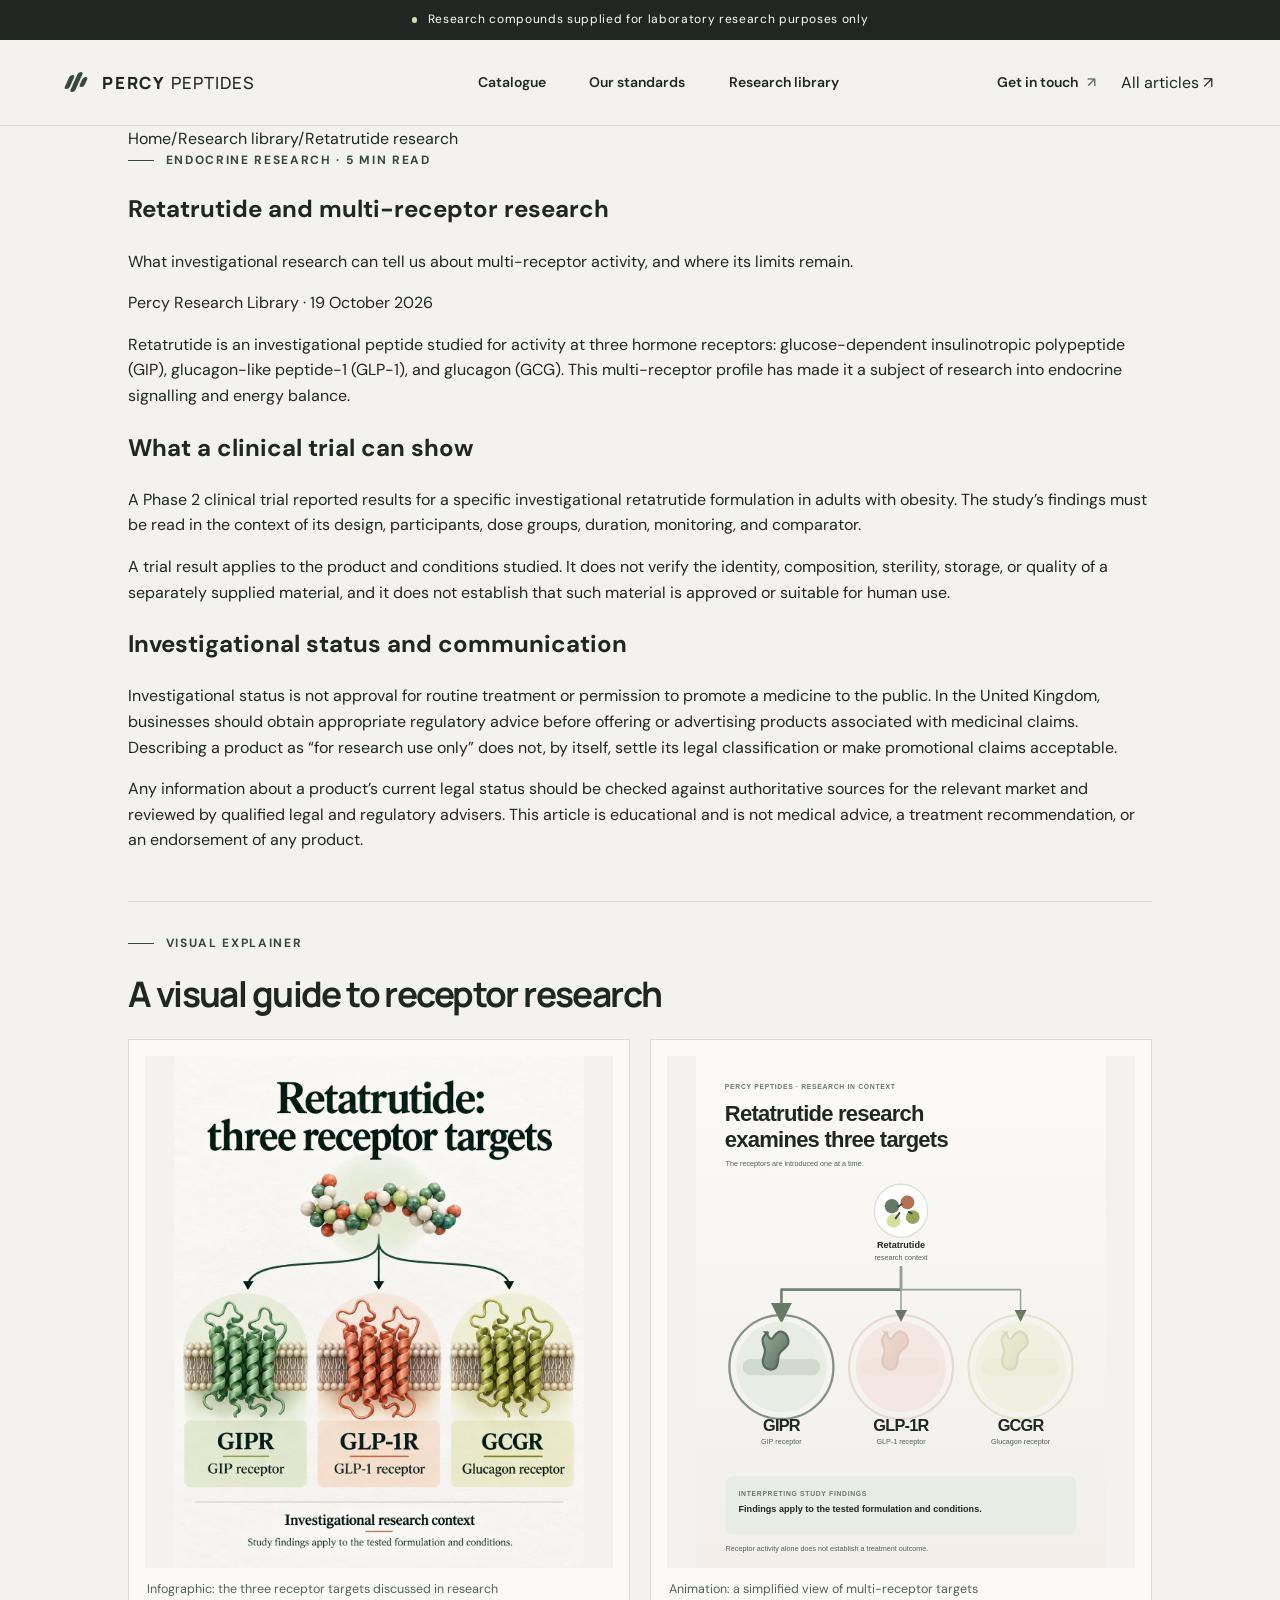
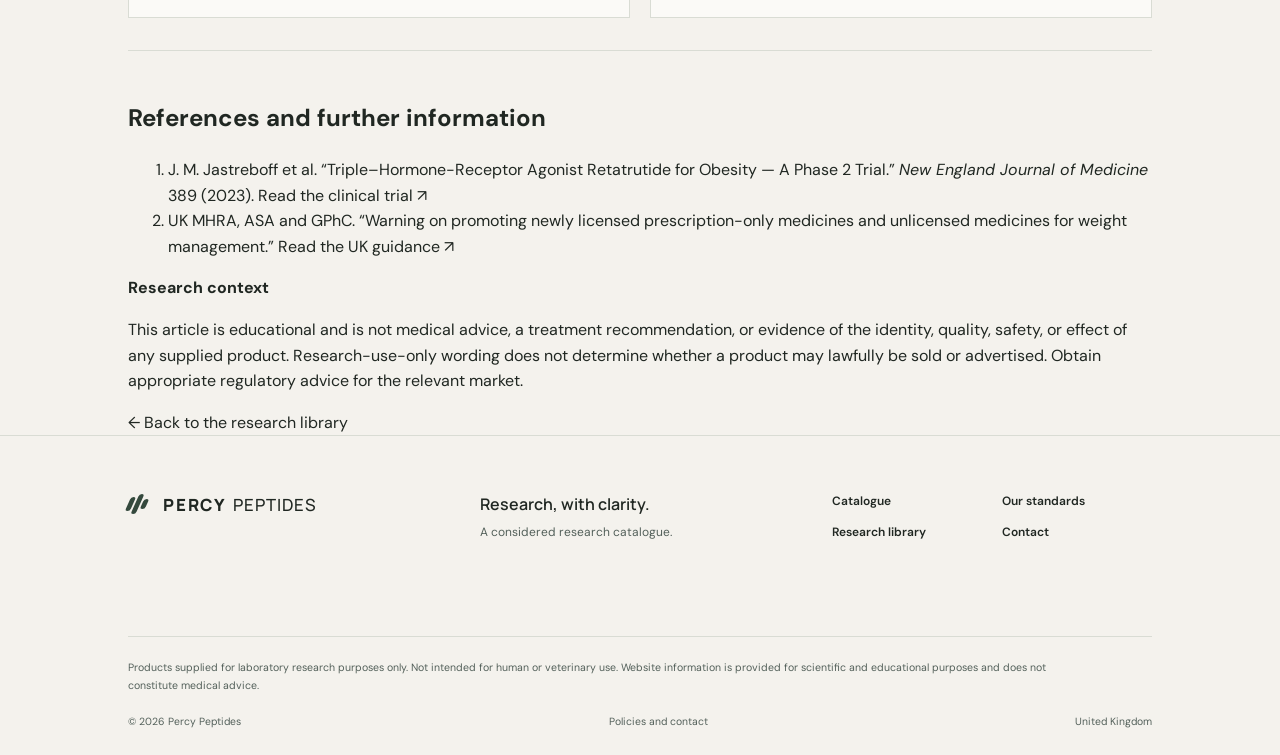
<file: research/retatrutide-receptor-research/index.html>
<!doctype html>
<html lang="en-GB">
  <head>
    <meta charset="UTF-8" />
    <meta name="viewport" content="width=device-width, initial-scale=1" />
    <meta name="theme-color" content="#f4f2ed" />
    <meta name="description" content="Learn how retatrutide has been studied as a GIP, GLP-1, and glucagon receptor agonist, and how to interpret investigational evidence." />
    <meta property="og:title" content="Retatrutide: Multi-Receptor Research Context | Percy Peptides" />
    <meta property="og:description" content="Learn how retatrutide has been studied as a GIP, GLP-1, and glucagon receptor agonist, and how to interpret investigational evidence." />
    <meta property="og:type" content="article" />
    <meta property="og:site_name" content="Percy Peptides" />
    <meta name="twitter:card" content="summary" />
    <meta name="twitter:title" content="Retatrutide: Multi-Receptor Research Context | Percy Peptides" />
    <meta name="twitter:description" content="Learn how retatrutide has been studied as a GIP, GLP-1, and glucagon receptor agonist, and how to interpret investigational evidence." />
    <title>Retatrutide: Multi-Receptor Research Context | Percy Peptides</title>
    <link rel="preconnect" href="https://fonts.googleapis.com" />
    <link rel="preconnect" href="https://fonts.gstatic.com" crossorigin />
    <link href="https://fonts.googleapis.com/css2?family=DM+Sans:wght@400;500;600;700&family=Manrope:wght@400;500;600;700;800&display=swap" rel="stylesheet" />
    <link rel="stylesheet" href="../../styles.css" />
  </head>
  <body>
    <a class="skip-link" href="#article">Skip to article</a>
    <div class="announcement"><span class="announcement__dot" aria-hidden="true"></span> Research compounds supplied for laboratory research purposes only</div>
    <header class="site-header"><a class="wordmark" href="../../" aria-label="Percy Peptides home"><span class="wordmark__symbol" aria-hidden="true"><i></i><i></i><i></i></span><span>PERCY<span class="wordmark__light">PEPTIDES</span></span></a><nav class="main-nav" aria-label="Main navigation"><a href="../../#catalogue">Catalogue</a><a href="../../#standards">Our standards</a><a href="../../#research-library" aria-current="page">Research library</a></nav><div class="header-actions"><a class="header-contact" href="../../#contact">Get in touch <span aria-hidden="true">↗</span></a><a class="article-back-link" href="../../#research-library">All articles <span aria-hidden="true">↗</span></a></div></header>
    <main id="article" class="article-page section-wrap"><nav class="breadcrumbs" aria-label="Breadcrumb"><a href="../../">Home</a><span aria-hidden="true">/</span><a href="../../#research-library">Research library</a><span aria-hidden="true">/</span><span aria-current="page">Retatrutide research</span></nav><article class="longform-article" data-article-id="1"><header class="longform-article__header"><p class="eyebrow"><span class="eyebrow__line"></span> ENDOCRINE RESEARCH · 5 MIN READ</p><h1 data-article-title>Retatrutide and multi-receptor research</h1><p class="longform-article__dek" data-article-summary>What investigational research can tell us about multi-receptor activity, and where its limits remain.</p><p class="longform-article__byline">Percy Research Library <span>·</span> 19 October 2026</p></header><div class="longform-article__body" data-article-body>
      <p>Retatrutide is an investigational peptide studied for activity at three hormone receptors: glucose-dependent insulinotropic polypeptide (GIP), glucagon-like peptide-1 (GLP-1), and glucagon (GCG). This multi-receptor profile has made it a subject of research into endocrine signalling and energy balance.</p>
      <h2>What a clinical trial can show</h2>
      <p>A Phase 2 clinical trial reported results for a specific investigational retatrutide formulation in adults with obesity. The study’s findings must be read in the context of its design, participants, dose groups, duration, monitoring, and comparator.</p>
      <p>A trial result applies to the product and conditions studied. It does not verify the identity, composition, sterility, storage, or quality of a separately supplied material, and it does not establish that such material is approved or suitable for human use.</p>
      <h2>Investigational status and communication</h2>
      <p>Investigational status is not approval for routine treatment or permission to promote a medicine to the public. In the United Kingdom, businesses should obtain appropriate regulatory advice before offering or advertising products associated with medicinal claims. Describing a product as “for research use only” does not, by itself, settle its legal classification or make promotional claims acceptable.</p>
      <p>Any information about a product’s current legal status should be checked against authoritative sources for the relevant market and reviewed by qualified legal and regulatory advisers. This article is educational and is not medical advice, a treatment recommendation, or an endorsement of any product.</p>
      <section class="article-visuals" id="visual-explainer" aria-labelledby="visual-explainer-title"><p class="eyebrow"><span class="eyebrow__line"></span> VISUAL EXPLAINER</p><h2 id="visual-explainer-title">A visual guide to receptor research</h2><div class="article-visuals__grid"><figure><img src="../../assets/digital-content/infographic-retatrutide-receptors.png" alt="Infographic showing the GIP, GLP-1, and glucagon receptors studied in relation to retatrutide" loading="lazy"/><figcaption>Infographic: the three receptor targets discussed in research</figcaption></figure><figure><img src="../../assets/digital-content/animation-retatrutide-targets.svg" alt="Animated diagram highlighting GIP, GLP-1, and glucagon receptor targets" loading="lazy"/><figcaption>Animation: a simplified view of multi-receptor targets</figcaption></figure></div></section>
      <section class="article-references" aria-labelledby="references-title"><h2 id="references-title">References and further information</h2><ol><li>J. M. Jastreboff et al. “Triple–Hormone-Receptor Agonist Retatrutide for Obesity — A Phase 2 Trial.” <em>New England Journal of Medicine</em> 389 (2023). <a href="https://www.nejm.org/doi/full/10.1056/NEJMoa2301972" target="_blank" rel="noreferrer">Read the clinical trial <span aria-hidden="true">↗</span></a></li><li>UK MHRA, ASA and GPhC. “Warning on promoting newly licensed prescription-only medicines and unlicensed medicines for weight management.” <a href="https://www.gov.uk/government/news/warning-on-promoting-newly-licensed-prescription-only-medicines-and-unlicensed-medicines-for-weight-management" target="_blank" rel="noreferrer">Read the UK guidance <span aria-hidden="true">↗</span></a></li></ol></section>
      <aside class="article-disclaimer"><strong>Research context</strong><p>This article is educational and is not medical advice, a treatment recommendation, or evidence of the identity, quality, safety, or effect of any supplied product. Research-use-only wording does not determine whether a product may lawfully be sold or advertised. Obtain appropriate regulatory advice for the relevant market.</p></aside>
    </div></article><a class="back-to-library" href="../../#research-library">← Back to the research library</a></main><script src="../../research-content.js" defer></script>
    <footer class="site-footer"><div class="footer-main"><a class="wordmark wordmark--footer" href="../../"><span class="wordmark__symbol" aria-hidden="true"><i></i><i></i><i></i></span><span>PERCY<span class="wordmark__light">PEPTIDES</span></span></a><p>Research, with clarity.<br/><span>A considered research catalogue.</span></p><div class="footer-links"><a href="../../#catalogue">Catalogue</a><a href="../../#standards">Our standards</a><a href="../../#research-library">Research library</a><a href="../../#contact">Contact</a></div></div><div class="footer-legal"><p>Products supplied for laboratory research purposes only. Not intended for human or veterinary use. Website information is provided for scientific and educational purposes and does not constitute medical advice.</p><div><span>© 2026 Percy Peptides</span><a href="../../#contact">Policies and contact</a><span>United Kingdom</span></div></div></footer>
  </body>
</html>
</file>
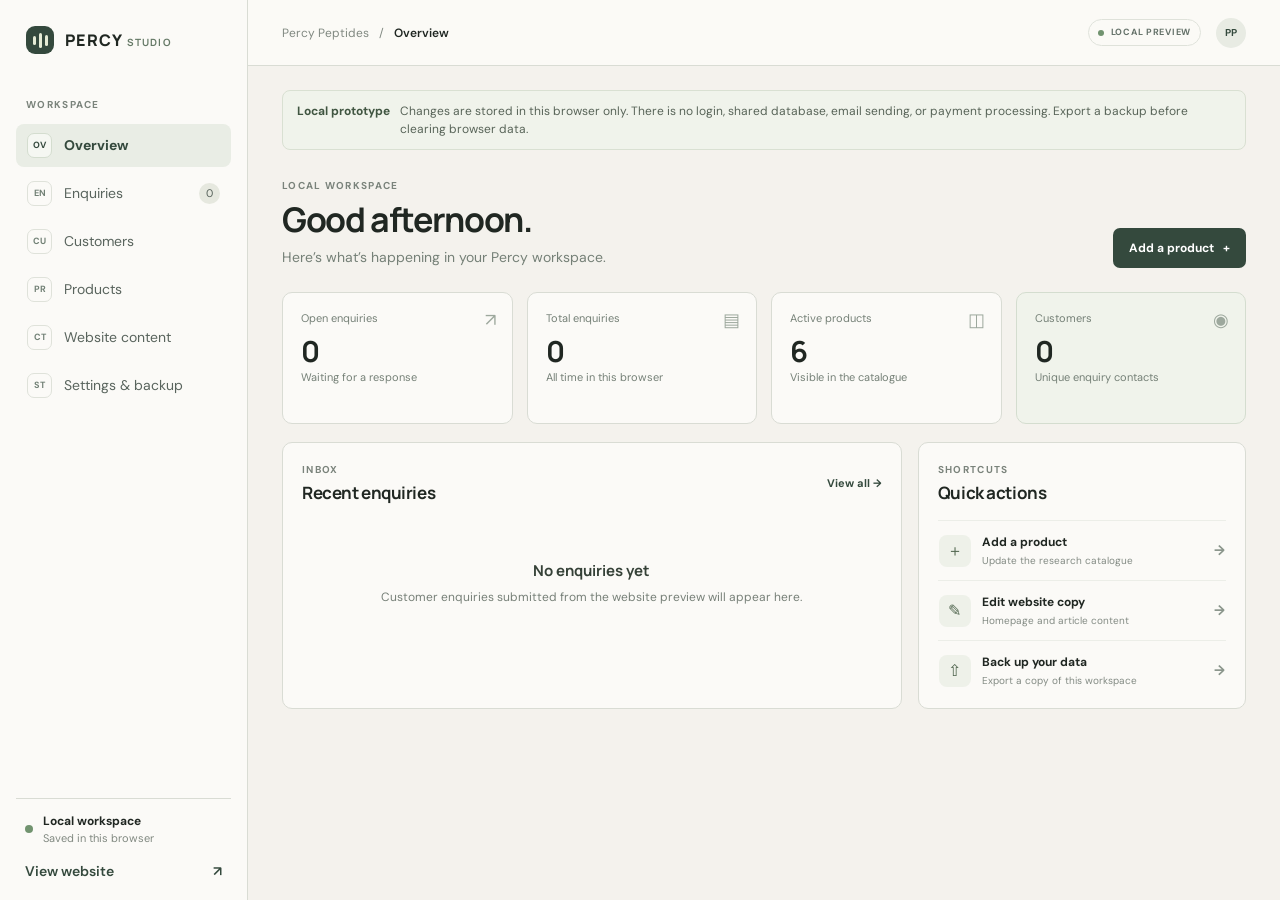
<file: admin.html>
<!doctype html>
<html lang="en-GB">
  <head>
    <meta charset="UTF-8" />
    <meta name="viewport" content="width=device-width, initial-scale=1" />
    <meta name="theme-color" content="#f4f2ed" />
    <meta name="robots" content="noindex,nofollow" />
    <title>Percy Peptides — Local Admin</title>
    <link rel="preconnect" href="https://fonts.googleapis.com" />
    <link rel="preconnect" href="https://fonts.gstatic.com" crossorigin />
    <link href="https://fonts.googleapis.com/css2?family=DM+Sans:wght@400;500;600;700&family=Manrope:wght@400;500;600;700;800&display=swap" rel="stylesheet" />
    <link rel="stylesheet" href="tokens.css" />
    <link rel="stylesheet" href="admin.css" />
    <script src="admin.js" defer></script>
  </head>
  <body>
    <div class="admin-shell">
      <aside class="sidebar" id="sidebar">
        <a class="admin-brand" href="index.html"><span class="brand-mark" aria-hidden="true"><i></i><i></i><i></i></span><span>PERCY <b>STUDIO</b></span></a>
        <div class="workspace-label">WORKSPACE</div>
        <nav class="side-nav" aria-label="Admin navigation">
          <button class="nav-item is-active" type="button" data-page="dashboard"><span class="nav-icon">OV</span>Overview</button>
          <button class="nav-item" type="button" data-page="orders"><span class="nav-icon">EN</span>Enquiries <span class="nav-badge" id="new-orders-count">0</span></button>
          <button class="nav-item" type="button" data-page="customers"><span class="nav-icon">CU</span>Customers</button>
          <button class="nav-item" type="button" data-page="products"><span class="nav-icon">PR</span>Products</button>
          <button class="nav-item" type="button" data-page="content"><span class="nav-icon">CT</span>Website content</button>
          <button class="nav-item" type="button" data-page="settings"><span class="nav-icon">ST</span>Settings &amp; backup</button>
        </nav>
        <div class="sidebar-bottom"><div class="local-status"><span></span><div><strong>Local workspace</strong><small>Saved in this browser</small></div></div><a href="index.html" class="view-site-link">View website <span aria-hidden="true">↗</span></a></div>
      </aside>

      <main class="admin-main">
        <header class="topbar"><button class="mobile-menu" type="button" aria-label="Toggle navigation" aria-expanded="false">Menu</button><div class="breadcrumbs"><span>Percy Peptides</span><span>/</span><strong id="page-title">Overview</strong></div><div class="topbar-right"><span class="local-pill"><i></i> LOCAL PREVIEW</span><span class="avatar">PP</span></div></header>
        <div class="local-notice"><strong>Local prototype</strong><span>Changes are stored in this browser only. There is no login, shared database, email sending, or payment processing. Export a backup before clearing browser data.</span></div>

        <section class="page-view is-visible" id="page-dashboard" data-view="dashboard">
          <div class="page-heading"><div><p class="eyebrow">LOCAL WORKSPACE</p><h1>Good afternoon.</h1><p>Here’s what’s happening in your Percy workspace.</p></div><button class="button button-primary" type="button" data-goto="products">Add a product <span>+</span></button></div>
          <div class="stats-grid"><article class="stat-card"><span class="stat-label">Open enquiries</span><strong id="stat-open">0</strong><small>Waiting for a response</small><span class="stat-symbol">↗</span></article><article class="stat-card"><span class="stat-label">Total enquiries</span><strong id="stat-total">0</strong><small>All time in this browser</small><span class="stat-symbol">▤</span></article><article class="stat-card"><span class="stat-label">Active products</span><strong id="stat-products">0</strong><small>Visible in the catalogue</small><span class="stat-symbol">◫</span></article><article class="stat-card stat-card--accent"><span class="stat-label">Customers</span><strong id="stat-customers">0</strong><small>Unique enquiry contacts</small><span class="stat-symbol">◉</span></article></div>
          <div class="dashboard-grid"><section class="panel"><div class="panel-heading"><div><p class="eyebrow">INBOX</p><h2>Recent enquiries</h2></div><button class="text-button" type="button" data-goto="orders">View all <span>→</span></button></div><div id="recent-orders" class="table-wrap"></div></section><section class="panel quick-panel"><div class="panel-heading"><div><p class="eyebrow">SHORTCUTS</p><h2>Quick actions</h2></div></div><button class="quick-action" type="button" data-goto="products"><span class="quick-icon">＋</span><span><strong>Add a product</strong><small>Update the research catalogue</small></span><b>→</b></button><button class="quick-action" type="button" data-goto="content"><span class="quick-icon">✎</span><span><strong>Edit website copy</strong><small>Homepage and article content</small></span><b>→</b></button><button class="quick-action" type="button" data-goto="settings"><span class="quick-icon">⇧</span><span><strong>Back up your data</strong><small>Export a copy of this workspace</small></span><b>→</b></button></section></div>
        </section>

        <section class="page-view" id="page-orders" data-view="orders">
          <div class="page-heading"><div><p class="eyebrow">CUSTOMER RELATIONSHIPS</p><h1>Enquiries</h1><p>Product enquiries saved from this browser’s website preview.</p></div><label class="select-label">Status<select id="order-filter"><option value="all">All enquiries</option><option value="new">New</option><option value="reviewing">Reviewing</option><option value="confirmed">Confirmed</option><option value="fulfilled">Completed</option><option value="cancelled">Cancelled</option></select></label></div>
          <section class="panel"><div id="orders-table" class="table-wrap"></div></section>
        </section>

        <section class="page-view" id="page-customers" data-view="customers">
          <div class="page-heading"><div><p class="eyebrow">CONTACTS</p><h1>Customers</h1><p>Contacts are grouped by email address from saved enquiries.</p></div><span class="count-chip" id="customer-count-label">0 contacts</span></div>
          <section class="panel"><div id="customers-table" class="table-wrap"></div></section>
        </section>

        <section class="page-view" id="page-products" data-view="products">
          <div class="page-heading"><div><p class="eyebrow">CATALOGUE MANAGEMENT</p><h1>Products</h1><p>Manage catalogue information. Changes appear on the public page in this browser.</p></div><button class="button button-primary" id="add-product" type="button">Add product <span>+</span></button></div>
          <section class="panel"><div class="panel-heading"><div><h2>Product catalogue</h2><p class="panel-subtitle">Prices and stock are internal notes until you confirm them for publication.</p></div><span class="count-chip" id="product-count-label">0 products</span></div><div id="products-table" class="table-wrap"></div></section>
        </section>

        <section class="page-view" id="page-content" data-view="content">
          <div class="page-heading"><div><p class="eyebrow">CONTENT MANAGEMENT</p><h1>Website content</h1><p>Edit the homepage copy and research articles shown in this local preview.</p></div><button class="button button-primary" id="save-content-top" type="button">Save changes <span>✓</span></button></div>
          <form id="content-form" class="content-layout">
            <section class="panel form-panel"><div class="panel-heading"><div><p class="eyebrow">HOMEPAGE</p><h2>Key sections</h2></div></div><div class="form-grid"><label>Browser title<input name="pageTitle" maxlength="65" /></label><label>Meta description<input name="metaDescription" maxlength="160" /></label><label class="span-two">Keyword plan notes (not a Google ranking tag)<input name="keywords" maxlength="240" /></label><label>Announcement bar<input name="announcement" maxlength="150" /></label><label>Hero heading, first line<input name="heroTitleLead" maxlength="80" /></label><label>Hero heading, second line<input name="heroTitleEmphasis" maxlength="80" /></label><label class="span-two">Hero introduction<textarea name="heroDescription" rows="3" maxlength="300"></textarea></label><label class="span-two">Catalogue introduction<textarea name="catalogueLead" rows="3" maxlength="400"></textarea></label><label>Enquiry contact text<input name="contactEmail" maxlength="120" /></label><label class="span-two">Footer disclaimer<textarea name="disclaimer" rows="3" maxlength="500"></textarea></label></div></section>
            <section class="panel form-panel"><div class="panel-heading"><div><p class="eyebrow">RESEARCH LIBRARY</p><h2>Article cards</h2><p class="panel-subtitle">Edit titles and summaries shown on the homepage.</p></div></div><div id="article-editors" class="article-editors"></div></section>
            <div class="content-actions"><span>Saved locally to this browser.</span><button class="button button-primary" type="submit">Save website content <span>✓</span></button></div>
          </form>
        </section>

        <section class="page-view" id="page-settings" data-view="settings">
          <div class="page-heading"><div><p class="eyebrow">WORKSPACE PREFERENCES</p><h1>Settings &amp; backup</h1><p>Export or restore local products, content, enquiries, and customer notes.</p></div></div>
          <div class="settings-grid"><section class="panel settings-card settings-card--wide"><div class="panel-heading"><div><p class="eyebrow">ENQUIRY ROUTING</p><h2>Enquiry recipient</h2></div></div><p>Enter Percy verified inbox. This browser can prepare a prefilled email draft for each enquiry. The customer must send it from their email app.</p><form id="enquiry-settings-form" class="form-grid"><label>Verified enquiry email<input type="email" name="recipientEmail" autocomplete="email" placeholder="enquiries@example.com" required /></label><label>Contact phone, optional<input type="tel" name="contactPhone" autocomplete="tel" /></label><div class="span-two content-actions"><span id="enquiry-settings-status">Saved in this browser only.</span><button class="button button-primary" type="submit">Save enquiry settings <span>✓</span></button></div></form></section><section class="panel settings-card"><div class="panel-heading"><div><p class="eyebrow">DATA SAFETY</p><h2>Backup your workspace</h2></div><span class="settings-icon">⇧</span></div><p>Download a JSON copy of your current products, enquiries, website content, and customer notes. Keep it somewhere safe.</p><button class="button button-primary" id="export-data" type="button">Download backup <span>↓</span></button></section><section class="panel settings-card"><div class="panel-heading"><div><p class="eyebrow">RESTORE</p><h2>Import a backup</h2></div><span class="settings-icon">↻</span></div><p>Restore a Percy workspace backup from a JSON file. Importing replaces the data stored in this browser.</p><label class="button button-secondary file-button">Choose backup file<input type="file" id="import-data" accept="application/json,.json" /></label></section><section class="panel settings-card settings-card--wide"><div class="panel-heading"><div><p class="eyebrow">CURRENT STORAGE</p><h2>Browser data summary</h2></div></div><div class="storage-summary" id="storage-summary"></div></section><section class="panel settings-card settings-card--wide"><div class="panel-heading"><div><p class="eyebrow">IMPORTANT</p><h2>Before this can go live</h2></div></div><p>This prototype has no user accounts or server database. Data exists only in the current browser profile. For staff access from multiple devices, production order handling, or secure customer records, connect this panel to a server, database, and authenticated admin service.</p></section></div>
        </section>
      </main>
    </div>

    <dialog class="editor-dialog" id="product-dialog"><form id="product-form" method="dialog"><div class="dialog-heading"><div><p class="eyebrow">CATALOGUE</p><h2 id="product-dialog-title">Add product</h2></div><button class="icon-button" value="cancel" aria-label="Close dialog">×</button></div><input type="hidden" name="originalId" /><div class="form-grid"><label>Product name<input name="name" required maxlength="80" /></label><label>Short descriptor<input name="alias" maxlength="100" /></label><label>Category<select name="category"><option value="metabolic">Metabolic research</option><option value="cellular">Cellular biology</option><option value="neuro">Neurobiology</option><option value="other">Other research</option></select></label><label>Category label<input name="categoryLabel" required maxlength="40" /></label><label>Product code<input name="code" maxlength="20" /></label><label>Published price (leave blank for enquiry)<input name="price" placeholder="Price on enquiry" maxlength="60" /></label><label class="span-two">Research description<textarea name="description" required rows="4" maxlength="500"></textarea></label><label>Availability<select name="availability"><option value="enquiry">Confirm by enquiry</option><option value="available">Available</option><option value="unavailable">Unavailable</option></select></label><label class="checkbox-label"><input name="active" type="checkbox" checked /> Show in public catalogue</label></div><div class="dialog-actions"><button class="button button-secondary" value="cancel">Cancel</button><button class="button button-primary" id="save-product" type="button">Save product</button></div></form></dialog>
    <div class="toast" role="status" aria-live="polite"></div>
  </body>
</html>
</file>
<file: styles.css>
@import url("tokens.css");

*{box-sizing:border-box}html{scroll-behavior:smooth;scroll-padding-top:5rem}body{margin:0;background:var(--color-paper);color:var(--color-ink);font-family:var(--font-body);font-size:var(--text-base);line-height:1.6;-webkit-font-smoothing:antialiased}body.cart-open{overflow:hidden}a{color:inherit;text-decoration:none}button,input{font:inherit}button{color:inherit}.skip-link{position:fixed;z-index:1000;left:var(--space-4);top:var(--space-4);padding:var(--space-3) var(--space-4);background:var(--color-white);transform:translateY(-180%)}.skip-link:focus{transform:none}.announcement{min-height:2.5rem;padding:.5rem 1.25rem;display:flex;align-items:center;justify-content:center;gap:.65rem;background:var(--color-ink);color:var(--color-white);font-size:var(--text-xs);letter-spacing:.055em;text-align:center}.announcement__dot{width:.35rem;height:.35rem;border-radius:50%;background:var(--color-lime)}
.site-header{height:5.35rem;padding:0 clamp(1.25rem,5.2vw,5.5rem);display:flex;align-items:center;justify-content:space-between;border-bottom:1px solid var(--color-line);background:var(--color-paper);position:relative;z-index:20}.wordmark{display:flex;align-items:center;gap:.7rem;font:800 1.05rem var(--font-display);letter-spacing:.12em}.wordmark__light{font-weight:500;letter-spacing:.06em;margin-left:.35rem}.wordmark__symbol{width:1.5rem;height:1.5rem;display:flex;align-items:center;gap:.13rem;transform:skew(-24deg)}.wordmark__symbol i{display:block;width:.32rem;border-radius:var(--radius-pill);background:var(--color-moss-dark)}.wordmark__symbol i:nth-child(1){height:.82rem}.wordmark__symbol i:nth-child(2){height:1.23rem}.wordmark__symbol i:nth-child(3){height:.62rem}.main-nav{display:flex;gap:clamp(1.5rem,3.4vw,3.5rem);align-items:center;margin-left:4rem}.main-nav a,.header-contact{font-size:var(--text-sm);font-weight:600;transition:color var(--motion-fast)}.main-nav a:hover,.header-contact:hover{color:var(--color-moss)}.header-actions{display:flex;align-items:center;gap:1.6rem}.header-contact span{color:var(--color-moss);padding-left:.35rem}.cart-trigger,.menu-toggle{border:0;background:transparent;cursor:pointer}.cart-trigger{display:flex;align-items:center;gap:.55rem;font-size:var(--text-sm);font-weight:600}.cart-trigger svg,.search-box svg,.icon-button svg{width:1.25rem;height:1.25rem;fill:none;stroke:currentColor;stroke-width:1.6;stroke-linecap:round;stroke-linejoin:round}.cart-count{display:inline-flex;align-items:center;justify-content:center;width:1.45rem;height:1.45rem;border-radius:50%;background:var(--color-moss-dark);color:var(--color-white);font-size:.68rem;line-height:1}.menu-toggle{display:none;width:2.5rem;height:2.5rem;align-items:center;justify-content:center;flex-direction:column;gap:.35rem}.menu-toggle span{width:1.2rem;height:1px;background:var(--color-ink)}.mobile-nav{position:absolute;z-index:18;top:7.85rem;left:0;right:0;padding:1rem 1.5rem 1.5rem;background:var(--color-paper);border-bottom:1px solid var(--color-line)}.mobile-nav a{display:block;padding:.9rem 0;border-bottom:1px solid var(--color-line);font-weight:600}
.hero{min-height:clamp(40rem,60vw,54rem);padding:clamp(4rem,7vw,7rem) clamp(1.25rem,10vw,10rem) 6.5rem;display:grid;grid-template-columns:1.05fr .95fr;align-items:center;position:relative;overflow:hidden}.hero__content{position:relative;z-index:2;padding-bottom:1.5rem}.eyebrow{margin:0 0 1.25rem;display:flex;align-items:center;gap:.7rem;color:var(--color-moss-dark);font-size:var(--text-xs);font-weight:700;letter-spacing:.14em}.eyebrow__line{display:block;width:1.65rem;height:1px;background:currentColor}.hero h1{margin:0;font:600 var(--text-hero)/.99 var(--font-display);letter-spacing:-.085em}.hero h1 span{color:var(--color-moss)}.hero__lede{max-width:29rem;margin:1.8rem 0 0;color:var(--color-ink-soft);font-size:clamp(1rem,1.5vw,1.18rem);line-height:1.8}.hero__actions{display:flex;align-items:center;gap:1.8rem;margin-top:2.2rem}.button{min-height:3.5rem;padding:0 1.4rem;display:inline-flex;align-items:center;justify-content:center;gap:1rem;border:1px solid transparent;border-radius:var(--radius-sm);font-size:var(--text-sm);font-weight:700;cursor:pointer;transition:background var(--motion-base),color var(--motion-base),border-color var(--motion-base),transform var(--motion-base)}.button span{font-size:1.2rem;font-weight:400;transition:transform var(--motion-base)}.button:hover span{transform:translate(2px,-2px)}.button--dark{color:var(--color-white);background:var(--color-ink)}.button--dark:hover{background:var(--color-moss-dark)}.button--light{background:var(--color-paper);color:var(--color-ink)}.button--light:hover{background:var(--color-lime)}.button:active{transform:scale(.98)}.button:focus-visible,.cart-trigger:focus-visible,.icon-button:focus-visible,.filter-chip:focus-visible,.text-link:focus-visible,.header-contact:focus-visible,a:focus-visible,.menu-toggle:focus-visible{outline:3px solid var(--color-terracotta);outline-offset:4px}.text-link{font-size:var(--text-sm);font-weight:700}.text-link span{padding-left:.3rem;color:var(--color-moss)}.hero__footnote{display:flex;align-items:center;gap:.65rem;margin-top:3.5rem;color:var(--color-ink-soft);font-size:var(--text-xs)}.footnote-mark,.note-icon{width:1.1rem;height:1.1rem;display:inline-flex;align-items:center;justify-content:center;border:1px solid currentColor;border-radius:50%;font-size:.68rem;font-weight:700}.hero__visual{height:35rem;position:relative;display:flex;align-items:center;justify-content:center}.orb{position:absolute;aspect-ratio:1;border-radius:50%}.orb--back{width:min(30vw,26rem);background:radial-gradient(circle at 35% 28%,#dfe3c9 0,#c7d0b2 32%,#91a28c 64%,#657966 100%);box-shadow:inset -1.5rem -1rem 3.5rem rgb(32 39 34 / 22%),inset 1rem 1rem 2rem rgb(255 255 255 / 55%);transform:translate(1.8rem,-.8rem)}.orb--front{width:min(15vw,13.6rem);background:radial-gradient(circle at 35% 30%,#f3ddd0 0,#d9a98e 46%,#aa6b51 100%);box-shadow:inset -1rem -1rem 2.3rem rgb(32 39 34 / 20%),inset .7rem .7rem 1.5rem rgb(255 255 255 / 45%);transform:translate(-8rem,6rem)}.orbit{position:absolute;border:1px solid rgb(52 73 61 / 33%);border-radius:50%;width:min(38vw,34rem);height:min(14vw,12rem);transform:rotate(-33deg)}.orbit--two{width:min(35vw,30rem);height:min(22vw,19rem);transform:rotate(47deg);border-color:rgb(52 73 61 / 22%)}.orb-label{position:absolute;font-size:.61rem;font-weight:700;letter-spacing:.12em}.orb-label span{margin-right:.35rem;color:var(--color-moss)}.orb-label--one{top:16%;right:0}.orb-label--two{bottom:16%;left:8%}.hero-stamp{width:5.4rem;height:5.4rem;position:absolute;top:15%;left:11%;border:1px solid var(--color-line);border-radius:50%;display:flex;align-items:center;justify-content:center;gap:.35rem;transform:rotate(-12deg)}.hero-stamp>span{font:700 1.2rem var(--font-display);letter-spacing:-.1em}.hero-stamp small{font-size:.42rem;line-height:1.3;letter-spacing:.08em}.visual-caption{position:absolute;right:1%;bottom:8%;font:600 .77rem/1.55 var(--font-display)}.visual-caption span{margin-left:1.2rem;color:var(--color-moss)}.hero__rail{position:absolute;bottom:2rem;left:clamp(1.25rem,5.2vw,5.5rem);display:flex;align-items:center;gap:.8rem;color:var(--color-ink-soft);font-size:.61rem;font-weight:700;letter-spacing:.13em}.rail-line{width:4rem;height:1px;background:var(--color-moss)}
.trust-strip{min-height:10rem;padding:2rem clamp(1.25rem,10vw,10rem);display:grid;grid-template-columns:.7fr 1fr 1fr 1fr;align-items:center;gap:2rem;background:var(--color-sand)}.trust-strip__intro{font:600 1.35rem/1.2 var(--font-display);letter-spacing:-.04em}.trust-item{display:flex;align-items:flex-start;gap:.9rem}.trust-item__number{font-size:.67rem;font-weight:700;color:var(--color-moss)}.trust-item strong{font-size:var(--text-sm)}.trust-item p{margin:.25rem 0 0;color:var(--color-ink-soft);font-size:var(--text-xs);line-height:1.6}
.section-wrap{padding-left:clamp(1.25rem,10vw,10rem);padding-right:clamp(1.25rem,10vw,10rem)}.catalogue{padding-top:8.5rem;padding-bottom:8rem}.section-heading{display:flex;align-items:flex-end;justify-content:space-between;gap:3rem}.section-heading h2,.standards h2,.contact-section h2{margin:0;font:600 var(--text-3xl)/1.04 var(--font-display);letter-spacing:-.075em}.section-heading h2 span,.standards h2 span,.contact-section h2 span{color:var(--color-moss)}.section-heading__copy{max-width:24rem;margin:0 0 .4rem;color:var(--color-ink-soft);font-size:var(--text-sm);line-height:1.8}.catalogue-tools{margin-top:3.8rem;padding:1rem 0;display:flex;align-items:center;justify-content:space-between;gap:2rem;border-top:1px solid var(--color-line);border-bottom:1px solid var(--color-line)}.filter-list{display:flex;flex-wrap:wrap;gap:.45rem}.filter-chip{min-height:2.55rem;padding:0 .95rem;border:1px solid transparent;border-radius:var(--radius-pill);background:transparent;color:var(--color-ink-soft);font-size:var(--text-xs);font-weight:600;cursor:pointer;transition:background var(--motion-fast),color var(--motion-fast),border-color var(--motion-fast)}.filter-chip:hover{border-color:var(--color-line);color:var(--color-ink)}.filter-chip.is-selected{background:var(--color-ink);color:var(--color-white)}.filter-chip:disabled{opacity:.55;cursor:not-allowed}.filter-chip span{margin-left:.35rem;color:var(--color-lime)}.search-box{width:min(17rem,100%);height:2.8rem;padding:0 .8rem;display:flex;align-items:center;gap:.6rem;border:1px solid var(--color-line);border-radius:var(--radius-sm);background:var(--color-surface);color:var(--color-ink-soft)}.search-box:focus-within{outline:3px solid rgb(182 111 82 / 28%);border-color:var(--color-terracotta)}.search-box svg{width:1rem;height:1rem}.search-box input{width:100%;min-width:0;border:0;outline:0;background:transparent;color:var(--color-ink);font-size:var(--text-xs)}.search-box input::placeholder{color:#6b766f}.search-shortcut{font-size:1.2rem}.product-grid{display:grid;grid-template-columns:repeat(3,minmax(0,1fr));gap:1.25rem;margin-top:1.6rem}.product-card{min-width:0;background:var(--color-surface);border:1px solid var(--color-line);transition:transform var(--motion-base),box-shadow var(--motion-base),border-color var(--motion-base)}.product-card:hover{transform:translateY(-.25rem);border-color:#b6beb3;box-shadow:var(--shadow-card)}.product-card__visual{height:15rem;position:relative;overflow:hidden;display:flex;align-items:center;justify-content:center;background:var(--color-sand)}.product-card__visual::before,.product-card__visual::after{content:"";position:absolute;border:1px solid rgb(52 73 61 / 25%);border-radius:50%;width:13rem;height:13rem;transform:scaleX(.45) rotate(34deg)}.product-card__visual::after{width:10rem;height:10rem;transform:scaleX(.78) rotate(-27deg)}.compound-orb{width:7rem;height:7rem;border-radius:50%;position:relative;z-index:1;background:radial-gradient(circle at 34% 29%,var(--orb-hi),var(--orb-mid) 53%,var(--orb-low));box-shadow:inset -.8rem -.8rem 1.8rem rgb(32 39 34 / 21%),inset .55rem .55rem 1rem rgb(255 255 255 / 55%)}.product-card[data-tone="rose"]{--orb-hi:#eed9cb;--orb-mid:#c99176;--orb-low:#9a5d4b}.product-card[data-tone="sage"]{--orb-hi:#e4e9d7;--orb-mid:#a8b79b;--orb-low:#718573}.product-card[data-tone="blue"]{--orb-hi:#d8e1e0;--orb-mid:#8ea9a8;--orb-low:#587475}.product-card[data-tone="ochre"]{--orb-hi:#efdfbb;--orb-mid:#d0ae70;--orb-low:#9d7b49}.product-card[data-tone="lilac"]{--orb-hi:#e5dcec;--orb-mid:#ad9bbd;--orb-low:#72617f}.product-card[data-tone="mint"]{--orb-hi:#dbebdb;--orb-mid:#8eb19b;--orb-low:#597e68}.visual-code{position:absolute;left:1rem;top:1rem;z-index:2;font-size:.62rem;font-weight:700;letter-spacing:.13em}.visual-index{position:absolute;right:1rem;bottom:1rem;z-index:2;color:var(--color-ink-soft);font:500 .68rem var(--font-display)}.product-card__body{padding:1.35rem 1.35rem 1.2rem}.product-card__meta{display:flex;align-items:center;justify-content:space-between;gap:.75rem}.category-label{color:var(--color-moss-dark);font-size:.62rem;font-weight:700;letter-spacing:.105em;text-transform:uppercase}.product-code{color:var(--color-ink-soft);font-size:.65rem}.product-card h3{margin:.8rem 0 .2rem;font:700 1.35rem var(--font-display);letter-spacing:-.045em}.product-card__alias{margin:0;color:var(--color-ink-soft);font-size:var(--text-xs)}.product-card__description{min-height:5.2rem;margin:1rem 0 0;color:var(--color-ink-soft);font-size:var(--text-xs);line-height:1.8}.product-card__footer{margin-top:1.25rem;padding-top:1rem;display:flex;align-items:center;justify-content:space-between;gap:.5rem;border-top:1px solid var(--color-line)}.price-note{font-size:.72rem;font-weight:700}.price-note span{display:block;color:var(--color-ink-soft);font-size:.64rem;font-weight:400}.add-button{min-height:2.55rem;padding:0 .85rem;display:inline-flex;align-items:center;gap:.55rem;border:1px solid var(--color-ink);border-radius:var(--radius-sm);background:transparent;font-size:.72rem;font-weight:700;cursor:pointer;transition:background var(--motion-fast),color var(--motion-fast)}.add-button:hover{background:var(--color-ink);color:var(--color-white)}.add-button:active{transform:scale(.97)}.add-button:disabled{background:var(--color-line);color:var(--color-ink-soft);border-color:var(--color-line);cursor:not-allowed}.add-button:focus-visible,.remove-button:focus-visible{outline:3px solid var(--color-terracotta);outline-offset:3px}.add-button span{font-size:1rem}.empty-results{grid-column:1/-1;padding:4rem 1.5rem;text-align:center;border:1px dashed var(--color-line);color:var(--color-ink-soft)}.empty-results strong{display:block;color:var(--color-ink);font:700 1.3rem var(--font-display)}.empty-results p{margin:.4rem 0 0;font-size:var(--text-sm)}.catalogue-note{max-width:54rem;margin:1.5rem 0 0;display:flex;align-items:flex-start;gap:.65rem;color:var(--color-ink-soft);font-size:.72rem;line-height:1.7}.note-icon{flex:0 0 auto;margin-top:.15rem}
.research-library{padding-top:5rem;padding-bottom:8rem;border-top:1px solid var(--color-line)}.article-grid{display:grid;grid-template-columns:repeat(3,minmax(0,1fr));gap:1rem;margin-top:3rem}.article-card{min-height:20rem;padding:1.5rem;display:flex;flex-direction:column;align-items:flex-start;background:var(--color-surface);border:1px solid var(--color-line);transition:transform var(--motion-base),box-shadow var(--motion-base)}.article-card:hover{transform:translateY(-.2rem);box-shadow:var(--shadow-card)}.article-card__number{color:var(--color-moss-dark);font-size:.62rem;font-weight:700;letter-spacing:.12em}.article-card h3{margin:2rem 0 .65rem;font:700 1.4rem/1.18 var(--font-display);letter-spacing:-.05em}.article-card p{margin:0;color:var(--color-ink-soft);font-size:var(--text-sm);line-height:1.75}.article-link{margin-top:auto;padding:.9rem 0 0;display:inline-flex;align-items:center;gap:.5rem;border:0;background:transparent;color:var(--color-ink);font-size:var(--text-sm);font-weight:700;cursor:pointer}.article-link span{color:var(--color-moss-dark);transition:transform var(--motion-fast)}.article-link:hover span{transform:translate(2px,-2px)}.article-link:focus-visible,.article-dialog__close:focus-visible{outline:3px solid var(--color-terracotta);outline-offset:4px}.article-backdrop{position:fixed;z-index:70;inset:0;background:rgb(22 28 24 / 54%);opacity:0;transition:opacity var(--motion-base)}.article-backdrop.is-visible{opacity:1}.article-dialog{position:fixed;z-index:71;inset:4vh max(1rem,calc((100vw - 52rem)/2));max-height:92vh;overflow:auto;padding:2rem clamp(1.3rem,5vw,4.5rem);background:var(--color-surface);box-shadow:var(--shadow-card);transform:translateY(1rem);opacity:0;transition:transform var(--motion-base),opacity var(--motion-base)}.article-dialog[hidden],.article-backdrop[hidden]{display:none}.article-dialog.is-open{transform:translateY(0);opacity:1}.article-dialog__header{display:flex;justify-content:space-between;align-items:flex-start;padding-bottom:1.2rem;border-bottom:1px solid var(--color-line)}.article-dialog__header .eyebrow{margin-bottom:.35rem}.article-dialog__category{color:var(--color-ink-soft);font-size:.65rem;font-weight:700;letter-spacing:.08em}.article-dialog__content{max-width:42rem;margin:2rem auto 1rem}.article-dialog__content h2{margin:0;font:700 clamp(2.3rem,5vw,4rem)/1.07 var(--font-display);letter-spacing:-.075em}.article-dialog__dek{margin:1rem 0 2rem;color:var(--color-moss-dark);font:500 1.15rem/1.6 var(--font-display)}.article-dialog__body p{margin:0 0 1.15rem;color:var(--color-ink-soft);font-size:var(--text-base);line-height:1.9}.article-dialog__references{margin-top:2rem;padding-top:1.5rem;border-top:1px solid var(--color-line)}.article-dialog__references h3{font:700 1rem var(--font-display)}.article-dialog__references ol{padding-left:1.2rem}.article-dialog__references li{padding:.35rem 0;color:var(--color-ink-soft);font-size:.78rem;line-height:1.7}.article-dialog__references a{text-decoration:underline;text-decoration-color:var(--color-moss);text-underline-offset:.2rem}.article-dialog__references a:focus-visible{outline:3px solid var(--color-terracotta);outline-offset:3px}.article-dialog__disclaimer{margin-top:2rem;padding:1rem;background:var(--color-paper);color:var(--color-ink-soft);font-size:.72rem;line-height:1.7}.article-open{overflow:hidden}
.editorial-band{min-height:42rem;display:grid;grid-template-columns:1fr 1fr;background:var(--color-moss-dark);color:var(--color-white)}.editorial-band__image{min-height:42rem;position:relative;overflow:hidden;background:radial-gradient(ellipse at 48% 47%,#d8dbc3 0,#aab69a 20%,#727f6a 48%,#3c5144 78%)}.editorial-band__image::before,.editorial-band__image::after{content:"";position:absolute;width:28rem;height:42rem;left:50%;top:50%;border:1px solid rgb(244 242 237 / 44%);border-radius:50%;transform:translate(-50%,-50%) rotate(42deg)}.editorial-band__image::after{width:37rem;height:22rem;transform:translate(-50%,-50%) rotate(-34deg)}.image-orbit{position:absolute;width:19rem;height:19rem;left:50%;top:50%;border:1px solid rgb(244 242 237 / 42%);border-radius:50%;transform:translate(-50%,-50%)}.image-center{position:absolute;left:50%;top:50%;transform:translate(-50%,-50%);font:500 4rem var(--font-display);letter-spacing:-.12em}.image-center span{color:var(--color-lime)}.image-index{position:absolute;left:clamp(1.25rem,5vw,5rem);top:2.5rem;z-index:2;font-size:.63rem;font-weight:700;letter-spacing:.14em}.image-index i{color:var(--color-lime);font-style:normal}.editorial-band__copy{position:relative;padding:6.5rem clamp(2rem,8vw,8rem) 5rem;align-self:center}.eyebrow--light{color:var(--color-lime)}.editorial-band h2,.process-heading h2{margin:0;font:500 clamp(3rem,5.8vw,5.4rem)/1.02 var(--font-display);letter-spacing:-.08em}.editorial-band h2 em,.process-heading h2 em{font-weight:400;color:var(--color-lime);font-style:normal}.editorial-band__copy>p:not(.eyebrow){max-width:25rem;margin:1.5rem 0 2rem;color:#dce2da;font-size:var(--text-sm);line-height:1.85}.editorial-band__index{position:absolute;right:clamp(2rem,5vw,5rem);bottom:2.3rem;color:#c2d0b9;font-size:.68rem;letter-spacing:.12em}
.standards{padding-top:8rem;padding-bottom:8rem;display:grid;grid-template-columns:.8fr 1.2fr;gap:8vw}.standards__intro>p:last-child{max-width:19rem;margin:1.4rem 0 0;color:var(--color-ink-soft);font-size:var(--text-sm);line-height:1.8}.standard-list{border-top:1px solid var(--color-line)}.standard-row{min-height:7rem;padding:1.35rem 0;display:grid;grid-template-columns:2.5rem 1fr 2rem;align-items:start;gap:1rem;border-bottom:1px solid var(--color-line)}.standard-row__num{padding-top:.2rem;color:var(--color-moss);font-size:.68rem;font-weight:700}.standard-row h3{margin:0;font:700 1.1rem var(--font-display);letter-spacing:-.025em}.standard-row p{max-width:32rem;margin:.4rem 0 0;color:var(--color-ink-soft);font-size:var(--text-xs);line-height:1.7}.standard-row__mark{justify-self:end;color:var(--color-moss);font-size:1.15rem}
.process-section{padding:7rem 0;background:var(--color-ink);color:var(--color-white)}.process-heading{display:flex;align-items:flex-end;justify-content:space-between;gap:2rem}.process-heading .eyebrow{align-self:flex-start}.process-heading h2{font-size:clamp(3rem,5vw,4.7rem)}.process-steps{margin-top:4.5rem;display:grid;grid-template-columns:repeat(3,1fr);gap:2rem}.process-steps article{position:relative;padding:1.4rem 1.5rem 0 0;border-top:1px solid #56625a}.process-num{position:absolute;top:1.45rem;right:0;color:var(--color-lime);font-size:.7rem;font-weight:700}.process-icon{width:3rem;height:3rem;margin:0 0 1.6rem;display:flex;align-items:center;justify-content:center;border:1px solid #56625a;border-radius:50%;color:var(--color-lime)}.process-icon svg{width:1.25rem;height:1.25rem;fill:none;stroke:currentColor;stroke-width:1.5;stroke-linecap:round;stroke-linejoin:round}.process-steps h3{margin:0;font:700 1.25rem var(--font-display);letter-spacing:-.03em}.process-steps p{max-width:18rem;margin:.6rem 0 0;color:#c6cec8;font-size:var(--text-sm);line-height:1.75}.process-disclaimer{max-width:54rem;margin:3.5rem 0 0;padding-top:1.2rem;border-top:1px solid #56625a;color:#c6cec8;font-size:.72rem;line-height:1.7}
.contact-section{padding-top:7rem;padding-bottom:7rem;display:grid;grid-template-columns:1fr .8fr;align-items:center;gap:5vw}.contact-section>div>p:last-child{max-width:22rem;margin:1.3rem 0 0;color:var(--color-ink-soft);font-size:var(--text-sm);line-height:1.75}.contact-card{min-height:17rem;padding:2rem;position:relative;display:flex;flex-direction:column;align-items:flex-start;justify-content:space-between;overflow:hidden;background:var(--color-lime);color:var(--color-ink);transition:background var(--motion-base)}.contact-card:hover{background:#cbd795}.contact-card__label{font-size:.62rem;font-weight:700;letter-spacing:.13em}.contact-card strong{font:600 2rem/1.1 var(--font-display);letter-spacing:-.06em}.contact-card__link{font-size:.77rem;font-weight:700}.contact-card__link b{padding-left:.35rem;color:var(--color-moss-dark)}.contact-card__index{position:absolute;right:1.5rem;top:1.5rem;font-size:.62rem;font-weight:700;letter-spacing:.1em;opacity:.65}
.site-footer{padding:3.5rem clamp(1.25rem,10vw,10rem) 1.5rem;background:var(--color-paper);border-top:1px solid var(--color-line)}.footer-main{min-height:9rem;display:grid;grid-template-columns:1fr 1fr 1fr;align-items:start;gap:2rem}.wordmark--footer{align-self:start}.footer-main>p{margin:0;font:600 1rem/1.6 var(--font-display)}.footer-main>p span{color:var(--color-ink-soft);font:400 var(--text-xs)/1.6 var(--font-body)}.footer-links{display:grid;grid-template-columns:1fr 1fr;gap:.7rem 1.2rem;font-size:var(--text-xs);font-weight:600}.footer-links a:hover,.footer-legal a:hover{text-decoration:underline;text-underline-offset:.2rem}.footer-legal{padding-top:1.35rem;border-top:1px solid var(--color-line)}.footer-legal>p{max-width:58rem;margin:0 0 1.2rem;color:var(--color-ink-soft);font-size:.66rem;line-height:1.7}.footer-legal>div{display:flex;justify-content:space-between;gap:1rem;color:var(--color-ink-soft);font-size:.65rem}
.cart-backdrop{position:fixed;z-index:50;inset:0;background:rgb(22 28 24 / 44%);opacity:0;transition:opacity var(--motion-base)}.cart-backdrop.is-visible{opacity:1}.cart-panel{position:fixed;z-index:51;top:0;right:0;width:min(31rem,100%);height:100dvh;padding:2rem;display:flex;flex-direction:column;background:var(--color-surface);box-shadow:var(--shadow-card);transform:translateX(102%);transition:transform var(--motion-base)}.cart-panel.is-open{transform:translateX(0)}.cart-panel[hidden],.cart-backdrop[hidden]{display:none}.cart-header{display:flex;align-items:flex-start;justify-content:space-between;padding-bottom:1.25rem;border-bottom:1px solid var(--color-line)}.cart-header .eyebrow{margin-bottom:.4rem}.cart-header h2{margin:0;font:700 1.8rem var(--font-display);letter-spacing:-.06em}.cart-header .cart-count{vertical-align:middle;margin-left:.3rem}.icon-button{width:2.5rem;height:2.5rem;display:flex;align-items:center;justify-content:center;border:1px solid var(--color-line);border-radius:50%;background:transparent;cursor:pointer}.icon-button:hover{background:var(--color-sand)}.cart-items{overflow:auto}.cart-empty{flex:1;display:flex;flex-direction:column;align-items:center;justify-content:center;text-align:center}.empty-mark{width:4rem;height:4rem;margin-bottom:1rem;border:1px solid var(--color-line);border-radius:50%;display:grid;place-items:center;color:var(--color-moss-dark);font:700 1.2rem var(--font-display);letter-spacing:-.1em}.cart-empty h3{margin:0;font:700 1.25rem var(--font-display)}.cart-empty p{max-width:17rem;margin:.45rem 0 1.4rem;color:var(--color-ink-soft);font-size:var(--text-sm)}.cart-footer{margin-top:auto;padding-top:1.2rem;border-top:1px solid var(--color-line)}.cart-total{display:flex;justify-content:space-between;gap:1rem;font-size:var(--text-sm)}.cart-total strong{font-size:.78rem}.cart-footer>p{color:var(--color-ink-soft);font-size:.72rem;line-height:1.6}.checkout-button{width:100%}.cart-line{padding:1rem 0;display:grid;grid-template-columns:3.8rem 1fr auto;align-items:center;gap:1rem;border-bottom:1px solid var(--color-line)}.cart-line__swatch{width:3.8rem;height:3.8rem;display:grid;place-items:center;background:var(--color-sand)}.cart-line__swatch .compound-orb{width:2.4rem;height:2.4rem}.cart-line h3{margin:0;font:700 .95rem var(--font-display)}.cart-line p{margin:.2rem 0 0;color:var(--color-ink-soft);font-size:.68rem}.cart-line__qty{display:flex;align-items:center;gap:.45rem;margin-top:.55rem}.qty-button{width:1.65rem;height:1.65rem;border:1px solid var(--color-line);border-radius:50%;background:transparent;cursor:pointer;font-size:.85rem}.qty-button:hover{background:var(--color-sand)}.cart-line__qty span{min-width:1rem;text-align:center;font-size:.75rem}.remove-button{padding:.3rem;border:0;background:transparent;color:var(--color-ink-soft);font-size:.65rem;text-decoration:underline;cursor:pointer}.cart-line__info{min-width:0}.cart-line__controls{display:flex;align-items:center;gap:.6rem}.cart-footer[hidden]{display:none}.toast{position:fixed;z-index:80;left:50%;bottom:1.5rem;max-width:calc(100% - 2rem);padding:.8rem 1.1rem;transform:translate(-50%,1rem);opacity:0;pointer-events:none;background:var(--color-ink);color:var(--color-white);font-size:var(--text-sm);box-shadow:var(--shadow-card);transition:opacity var(--motion-base),transform var(--motion-base)}.toast.is-visible{opacity:1;transform:translate(-50%,0)}
@media(max-width:1000px){.hero{padding-left:7vw;padding-right:7vw}.hero__visual{height:29rem}.trust-strip{padding-left:7vw;padding-right:7vw;gap:1.25rem}.section-wrap{padding-left:7vw;padding-right:7vw}.product-grid{grid-template-columns:repeat(2,minmax(0,1fr))}.editorial-band__copy{padding-left:5vw;padding-right:5vw}.standards{gap:5vw}.main-nav{margin-left:1rem;gap:1.5rem}}
@media(max-width:700px){html{scroll-padding-top:4.4rem}.announcement{min-height:2.35rem;font-size:.62rem}.site-header{height:4.3rem;padding:0 1.2rem}.wordmark{font-size:.93rem;gap:.5rem}.wordmark__symbol{transform:scale(.85) skew(-24deg)}.main-nav,.header-contact{display:none}.header-actions{gap:.8rem}.cart-trigger{gap:.35rem;font-size:.76rem}.cart-trigger svg{width:1.1rem;height:1.1rem}.cart-count{width:1.3rem;height:1.3rem}.menu-toggle{display:flex}.mobile-nav{top:6.65rem}.hero{min-height:auto;padding:4.7rem 1.35rem 4.5rem;display:flex;flex-direction:column;align-items:stretch}.hero__content{padding:0}.hero h1{font-size:clamp(4.2rem,18vw,6.7rem)}.hero__lede{max-width:27rem;margin-top:1.35rem;font-size:1rem}.hero__actions{margin-top:1.65rem;gap:1.15rem;flex-wrap:wrap}.button{min-height:3.2rem;padding:0 1rem;font-size:.78rem}.hero__footnote{margin-top:2rem;font-size:.67rem}.hero__visual{height:22rem;margin-top:1.7rem}.orb--back{width:min(67vw,20rem);transform:translate(1rem,-.6rem)}.orb--front{width:min(34vw,10rem);transform:translate(-5rem,4rem)}.orbit{width:min(86vw,26rem);height:min(31vw,9rem)}.orbit--two{width:min(82vw,24rem);height:min(50vw,15rem)}.hero-stamp{width:4.4rem;height:4.4rem;top:8%;left:4%}.orb-label--one{top:14%;right:1%}.orb-label--two{bottom:11%;left:2%}.visual-caption{right:0;bottom:2%;font-size:.68rem}.hero__rail{display:none}.trust-strip{padding:2rem 1.35rem;grid-template-columns:1fr 1fr;gap:1.5rem}.trust-strip__intro{font-size:1.2rem}.trust-item{gap:.55rem}.trust-item strong{font-size:.75rem}.trust-item p{font-size:.67rem}.section-wrap{padding-left:1.35rem;padding-right:1.35rem}.catalogue{padding-top:5rem;padding-bottom:5rem}.section-heading{display:block}.section-heading h2,.standards h2,.contact-section h2{font-size:clamp(2.9rem,13vw,4rem)}.section-heading__copy{margin-top:1.2rem;font-size:.82rem}.catalogue-tools{margin-top:2.3rem;align-items:stretch;flex-direction:column;gap:.8rem}.filter-list{flex-wrap:nowrap;overflow-x:auto;padding-bottom:.35rem;scrollbar-width:thin}.filter-chip{flex:0 0 auto;padding:0 .8rem}.search-box{width:100%}.product-grid{grid-template-columns:1fr;gap:.9rem;margin-top:1rem}.product-card{display:grid;grid-template-columns:38% 62%}.product-card__visual{height:100%;min-height:14rem}.product-card__visual::before{width:9rem;height:9rem}.product-card__visual::after{width:7rem;height:7rem}.compound-orb{width:5rem;height:5rem}.product-card__body{padding:1rem .85rem}.product-card h3{font-size:1.08rem}.product-card__description{min-height:0;margin-top:.6rem;font-size:.68rem}.product-card__footer{align-items:flex-end;margin-top:.8rem;padding-top:.75rem}.price-note{font-size:.65rem}.price-note span{font-size:.59rem}.add-button{min-height:2.3rem;padding:0 .6rem;font-size:.64rem}.category-label{font-size:.54rem}.product-code{font-size:.58rem}.catalogue-note{font-size:.65rem}.editorial-band{grid-template-columns:1fr}.editorial-band__image{min-height:23rem}.editorial-band__image::before{width:17rem;height:27rem}.editorial-band__image::after{width:27rem;height:16rem}.image-orbit{width:13rem;height:13rem}.image-index{left:1.35rem;top:1.5rem}.editorial-band__copy{padding:3.5rem 1.35rem 4.5rem}.editorial-band h2{font-size:clamp(3.2rem,14vw,4.6rem)}.editorial-band__copy>p:not(.eyebrow){font-size:.82rem}.editorial-band__index{right:1.35rem;bottom:1.5rem}.standards{padding-top:5rem;padding-bottom:5rem;grid-template-columns:1fr;gap:2rem}.standards__intro>p:last-child{font-size:.82rem}.standard-row{min-height:6.5rem;grid-template-columns:1.8rem 1fr 1.2rem;gap:.65rem}.standard-row h3{font-size:1rem}.standard-row p{font-size:.7rem}.process-section{padding:5rem 0}.process-heading{display:block}.process-heading h2{font-size:clamp(3.1rem,13vw,4.5rem)}.process-steps{margin-top:3rem;grid-template-columns:1fr;gap:1.4rem}.process-steps article{min-height:9rem;padding-top:1.2rem}.process-icon{margin-bottom:.8rem}.process-steps h3{font-size:1.05rem}.process-steps p{max-width:100%;margin-top:.35rem;font-size:.8rem}.process-disclaimer{margin-top:2.5rem;font-size:.68rem}.contact-section{padding-top:5rem;padding-bottom:5rem;grid-template-columns:1fr;gap:2rem}.contact-section>div>p:last-child{font-size:.82rem}.contact-card{min-height:15rem;padding:1.5rem}.contact-card strong{font-size:1.8rem}.site-footer{padding:2.7rem 1.35rem 1.2rem}.footer-main{grid-template-columns:1fr 1fr;gap:1.8rem;min-height:12rem}.footer-main>p{grid-column:2}.footer-links{grid-column:1/-1;grid-row:2}.footer-legal>div{flex-wrap:wrap;justify-content:flex-start;gap:.5rem 1.2rem}.cart-panel{padding:1.35rem}.cart-header h2{font-size:1.55rem}}
@media(max-width:390px){.product-card{grid-template-columns:34% 66%}.product-card__visual{min-height:15rem}.product-card__body{padding:.85rem .7rem}.product-card__meta{align-items:flex-start;flex-direction:column;gap:.2rem}.product-card__footer{gap:.25rem}.add-button{padding:0 .45rem;font-size:.6rem}.trust-strip{gap:1.1rem}.hero__actions{align-items:flex-start;flex-direction:column}}
@media(prefers-reduced-motion:reduce){*,*::before,*::after{scroll-behavior:auto!important;animation-duration:.01ms!important;animation-iteration-count:1!important;transition-duration:.01ms!important}}
@media(prefers-color-scheme:dark){:root{color-scheme:light}}
.article-card .article-link--visual{margin-top:.1rem;color:var(--color-moss-dark)}.article-visuals{margin:3rem 0;padding:2rem 0;border-top:1px solid var(--color-line);border-bottom:1px solid var(--color-line)}.article-visuals>h2{margin:.35rem 0 1.5rem;font:700 clamp(1.55rem,3vw,2.2rem)/1.2 var(--font-display);letter-spacing:-.045em}.article-visuals__grid{display:grid;grid-template-columns:repeat(2,minmax(0,1fr));gap:1.25rem}.article-visuals figure{margin:0;min-width:0;padding:1rem;background:var(--color-surface);border:1px solid var(--color-line)}.article-visuals img{display:block;width:100%;height:auto;max-height:32rem;object-fit:contain;background:var(--color-paper)}.article-visuals figcaption{padding:.75rem .1rem .1rem;color:var(--color-ink-soft);font-size:.78rem;line-height:1.5}.article-visuals:target{scroll-margin-top:6rem}@media(max-width:640px){.article-visuals__grid{grid-template-columns:1fr}.article-visuals{margin:2rem 0;padding:1.5rem 0}}
@media(max-width:700px){.article-grid{grid-template-columns:1fr;gap:.9rem}.article-card{min-height:0;padding:1.2rem}.article-card h3{margin:1.2rem 0 .65rem;font-size:1.3rem}.article-card p{max-width:34rem}.article-card .article-link{margin-top:.65rem}.article-card .article-link--visual{margin-top:.25rem}}@media(min-width:701px) and (max-width:1000px){.article-grid{grid-template-columns:repeat(2,minmax(0,1fr))}}
.enquiry-dialog{position:fixed;z-index:100;inset:0;display:grid;place-items:center;padding:1rem;background:rgb(23 29 25 / 68%);backdrop-filter:blur(3px)}.enquiry-dialog[hidden]{display:none}.enquiry-card{position:relative;width:min(100%,38rem);max-height:min(92dvh,54rem);overflow:auto;padding:clamp(1.25rem,4vw,2rem);background:var(--color-paper);color:var(--color-ink);box-shadow:var(--shadow-card)}.enquiry-heading{display:flex;align-items:flex-start;justify-content:space-between;gap:1rem;padding-bottom:1rem;border-bottom:1px solid var(--color-line)}.enquiry-heading .eyebrow{margin-bottom:.5rem}.enquiry-heading h2{margin:0;font:700 clamp(1.6rem,5vw,2.2rem)/1.15 var(--font-display);letter-spacing:-.045em}.enquiry-close{flex:0 0 auto}.enquiry-summary{max-width:100%;margin:1rem 0;padding:1rem;overflow-wrap:anywhere;white-space:pre-wrap;background:var(--color-surface);border-left:2px solid var(--color-moss);color:var(--color-ink-soft);font:400 .88rem/1.65 var(--font-body)}.enquiry-card form{display:grid;grid-template-columns:repeat(2,minmax(0,1fr));gap:1rem}.enquiry-card form>label{min-width:0;display:grid;align-content:start;gap:.4rem;color:var(--color-ink);font-size:.82rem;font-weight:600}.enquiry-card form>label:nth-of-type(5),.enquiry-card .enquiry-privacy,.enquiry-card form>.button{grid-column:1/-1}.enquiry-card form label span{color:var(--color-ink-soft);font-size:.72rem;font-weight:400}.enquiry-card input,.enquiry-card textarea{width:100%;min-width:0;padding:.72rem .8rem;border:1px solid var(--color-line);border-radius:var(--radius-sm);background:var(--color-white);color:var(--color-ink);font:400 .9rem/1.45 var(--font-body)}.enquiry-card textarea{min-height:6rem;resize:vertical}.enquiry-card input:focus-visible,.enquiry-card textarea:focus-visible{outline:3px solid var(--color-moss);outline-offset:2px}.enquiry-privacy{margin:0;color:var(--color-ink-soft);font-size:.75rem;line-height:1.6}.enquiry-card form>.button{justify-self:start;max-width:100%;white-space:normal;text-align:center}@media(max-width:540px){.enquiry-dialog{padding:.55rem;place-items:center}.enquiry-card{width:100%;max-height:94dvh;padding:1rem}.enquiry-card form{grid-template-columns:1fr;gap:.75rem}.enquiry-card form>label:nth-of-type(5),.enquiry-card .enquiry-privacy,.enquiry-card form>.button{grid-column:1}.enquiry-summary{padding:.8rem;font-size:.82rem}.enquiry-card form>.button{width:100%}}
</file>
<file: tokens.css>
:root {
  color-scheme: light;
  --color-ink: #202722;
  --color-ink-soft: #53605a;
  --color-paper: #f4f2ed;
  --color-surface: #fbfaf7;
  --color-line: #d9dcd4;
  --color-moss: #657966;
  --color-moss-dark: #34493d;
  --color-lime: #d6df9f;
  --color-sand: #e5e1d6;
  --color-terracotta: #b66f52;
  --color-white: #fff;
  --font-body: "DM Sans", Arial, sans-serif;
  --font-display: "Manrope", Arial, sans-serif;
  --text-xs: .75rem;
  --text-sm: .875rem;
  --text-base: 1rem;
  --text-lg: 1.125rem;
  --text-xl: 1.375rem;
  --text-2xl: 2rem;
  --text-3xl: clamp(2.75rem, 5.3vw, 5rem);
  --text-hero: clamp(4rem, 9.7vw, 9rem);
  --space-1: .25rem;
  --space-2: .5rem;
  --space-3: .75rem;
  --space-4: 1rem;
  --space-5: 1.5rem;
  --space-6: 2rem;
  --space-7: 3rem;
  --space-8: 4rem;
  --space-9: 6rem;
  --space-10: 8rem;
  --radius-sm: .375rem;
  --radius-md: .75rem;
  --radius-pill: 999px;
  --shadow-card: 0 1.25rem 3.75rem rgb(32 39 34 / 8%);
  --motion-fast: 140ms;
  --motion-base: 240ms;
}
</file>
<file: admin.css>
* { box-sizing: border-box; }

body {
  margin: 0;
  min-width: 320px;
  background: var(--color-paper, #f4f2ed);
  color: var(--color-ink, #202722);
  font-family: "DM Sans", Arial, sans-serif;
  font-size: 14px;
  line-height: 1.5;
}

button, input, select, textarea { font: inherit; }
button { color: inherit; }
a { color: inherit; }
.admin-shell { min-height: 100vh; }

.sidebar {
  position: fixed;
  inset: 0 auto 0 0;
  z-index: 20;
  display: flex;
  width: 248px;
  flex-direction: column;
  padding: 26px 16px 18px;
  border-right: 1px solid var(--color-line, #d9dcd4);
  background: var(--color-surface, #fbfaf7);
}
.admin-brand { display: flex; align-items: center; gap: 11px; padding: 0 10px; font: 800 16px/1 Manrope, sans-serif; letter-spacing: .08em; text-decoration: none; }
.admin-brand b { color: var(--color-moss, #657966); font-size: 10px; letter-spacing: .12em; }
.brand-mark { display: flex; width: 28px; height: 28px; align-items: center; justify-content: center; gap: 3px; border-radius: 9px; background: var(--color-moss-dark, #34493d); }
.brand-mark i { display: block; width: 3px; border-radius: 4px; background: #e5ebd5; }
.brand-mark i:nth-child(1) { height: 9px; }.brand-mark i:nth-child(2) { height: 15px; }.brand-mark i:nth-child(3) { height: 11px; }
.workspace-label, .eyebrow { color: #7a837b; font-size: 10px; font-weight: 700; letter-spacing: .13em; }
.workspace-label { margin: 43px 10px 12px; }
.side-nav { display: grid; gap: 5px; }
.nav-item { display: flex; min-height: 43px; align-items: center; gap: 12px; padding: 0 11px; border: 0; border-radius: 8px; background: transparent; color: #59645d; cursor: pointer; text-align: left; }
.nav-item:hover { background: #f1f1eb; color: var(--color-ink, #202722); }
.nav-item.is-active { background: #e9ede5; color: var(--color-moss-dark, #34493d); font-weight: 700; }
.nav-icon { display: grid; width: 25px; height: 25px; place-items: center; border: 1px solid #dfe2da; border-radius: 7px; color: #718075; font-size: 9px; font-weight: 700; }
.is-active .nav-icon { border-color: #d4ddcf; background: #f5f7f2; color: var(--color-moss-dark, #34493d); }
.nav-badge { display: grid; min-width: 21px; height: 21px; margin-left: auto; place-items: center; border-radius: 20px; background: #e6e8df; color: #59645d; font-size: 11px; }
.sidebar-bottom { display: grid; gap: 15px; margin-top: auto; padding: 13px 9px 0; border-top: 1px solid var(--color-line, #d9dcd4); }
.local-status { display: flex; align-items: center; gap: 10px; }
.local-status > span, .local-pill i { width: 8px; height: 8px; flex: 0 0 auto; border-radius: 50%; background: #71936f; }
.local-status strong, .local-status small { display: block; }
.local-status strong { font-size: 12px; }.local-status small { color: #818981; font-size: 11px; }
.view-site-link { color: var(--color-moss-dark, #34493d); font-weight: 600; text-decoration: none; }
.view-site-link span { float: right; }

.admin-main { min-height: 100vh; margin-left: 248px; }
.topbar { position: sticky; top: 0; z-index: 10; display: flex; height: 66px; align-items: center; justify-content: space-between; padding: 0 34px; border-bottom: 1px solid var(--color-line, #d9dcd4); background: rgb(251 250 247 / 94%); backdrop-filter: blur(12px); }
.breadcrumbs { display: flex; align-items: center; gap: 10px; color: #818981; font-size: 12px; }
.breadcrumbs strong { color: var(--color-ink, #202722); font-weight: 600; }
.topbar-right { display: flex; align-items: center; gap: 15px; }
.local-pill { display: inline-flex; align-items: center; gap: 7px; padding: 6px 9px; border: 1px solid #dfe2da; border-radius: 20px; color: #657269; font-size: 9px; font-weight: 700; letter-spacing: .08em; }
.local-pill i { width: 6px; height: 6px; }
.avatar { display: grid; width: 30px; height: 30px; place-items: center; border-radius: 50%; background: #e8ebe3; color: var(--color-moss-dark, #34493d); font-size: 10px; font-weight: 700; }
.mobile-menu { display: none; }
.local-notice { display: flex; gap: 10px; margin: 24px 34px 0; padding: 11px 14px; border: 1px solid #d9e0d2; border-radius: 8px; background: #f0f3eb; color: #586458; font-size: 12px; }
.local-notice strong { flex: 0 0 auto; color: #405541; }
.page-view { display: none; padding: 28px 34px 44px; }
.page-view.is-visible { display: block; }
.page-heading { display: flex; align-items: end; justify-content: space-between; gap: 20px; margin-bottom: 24px; }
.page-heading .eyebrow { margin: 0 0 7px; }
.page-heading h1 { margin: 0; font: 700 clamp(26px, 3vw, 34px)/1.15 Manrope, sans-serif; letter-spacing: -.04em; }
.page-heading p:not(.eyebrow) { margin: 8px 0 0; color: #758077; }
.button { display: inline-flex; min-height: 40px; align-items: center; justify-content: center; gap: 9px; padding: 0 15px; border: 1px solid transparent; border-radius: 7px; cursor: pointer; font-size: 12px; font-weight: 700; text-decoration: none; transition: background .15s ease, transform .15s ease; }
.button:hover { transform: translateY(-1px); }
.button-primary { background: var(--color-moss-dark, #34493d); color: white; }.button-primary:hover { background: #263a30; }
.button-secondary { border-color: #d9dcd4; background: #fff; color: #46524a; }
.button:focus-visible, .nav-item:focus-visible, .table-action:focus-visible, input:focus-visible, textarea:focus-visible, select:focus-visible { outline: 3px solid #a9bd9c; outline-offset: 2px; }
.stats-grid { display: grid; grid-template-columns: repeat(4, minmax(0, 1fr)); gap: 14px; margin-bottom: 18px; }
.stat-card, .panel { border: 1px solid var(--color-line, #d9dcd4); border-radius: 10px; background: var(--color-surface, #fbfaf7); }
.stat-card { position: relative; min-height: 132px; padding: 17px 18px; overflow: hidden; }
.stat-label, .stat-card small { display: block; color: #758077; font-size: 11px; }
.stat-card strong { display: block; margin: 10px 0 3px; font: 700 29px/1 Manrope, sans-serif; letter-spacing: -.04em; }
.stat-symbol { position: absolute; top: 14px; right: 16px; color: #9da89d; font-size: 18px; }
.stat-card--accent { border-color: #d4ddcf; background: #f0f3eb; }
.dashboard-grid { display: grid; grid-template-columns: minmax(0, 1.7fr) minmax(250px, .9fr); gap: 16px; }
.panel { min-width: 0; padding: 19px; }
.panel-heading { display: flex; align-items: center; justify-content: space-between; gap: 14px; margin-bottom: 16px; }
.panel-heading .eyebrow { margin: 0 0 5px; }.panel-heading h2, .settings-card h2, .article-editor h3 { margin: 0; font: 700 17px/1.3 Manrope, sans-serif; letter-spacing: -.025em; }
.panel-subtitle { margin: 5px 0 0; color: #7b847d; font-size: 11px; }
.text-button, .table-action { padding: 4px 0; border: 0; background: transparent; color: var(--color-moss-dark, #34493d); cursor: pointer; font-size: 11px; font-weight: 700; }
.quick-panel { padding-bottom: 8px; }.quick-action { display: flex; width: 100%; align-items: center; gap: 11px; padding: 12px 1px; border: 0; border-top: 1px solid #eceee8; background: transparent; cursor: pointer; text-align: left; }
.quick-icon { display: grid; width: 32px; height: 32px; flex: 0 0 auto; place-items: center; border-radius: 8px; background: #eef1e9; color: #51664f; font-size: 16px; }
.quick-action strong, .quick-action small { display: block; }.quick-action strong { font-size: 12px; }.quick-action small { margin-top: 2px; color: #838b84; font-size: 10px; }.quick-action > b { margin-left: auto; color: #8a958b; }
.table-wrap { width: 100%; overflow-x: auto; }
.data-table { width: 100%; border-collapse: collapse; text-align: left; }
.data-table th { padding: 10px 11px; border-bottom: 1px solid #e4e7e0; color: #808981; font-size: 9px; font-weight: 700; letter-spacing: .09em; text-transform: uppercase; white-space: nowrap; }
.data-table td { padding: 12px 11px; border-bottom: 1px solid #edf0ea; color: #59645c; font-size: 11px; vertical-align: middle; }
.data-table tbody tr:last-child td { border-bottom: 0; }
.cell-primary, .cell-secondary { display: block; }.cell-primary { color: #313c34; font-weight: 700; }.cell-secondary { margin-top: 2px; color: #818981; font-size: 10px; }
.status-badge { display: inline-flex; padding: 4px 8px; border-radius: 20px; background: #f1f1ec; color: #687269; font-size: 10px; white-space: nowrap; }
.status-badge--new { background: #f8eee0; color: #8c6935; }.status-badge--reviewing { background: #eaf0f3; color: #547181; }.status-badge--confirmed, .status-badge--fulfilled { background: #e8efe5; color: #52704e; }.status-badge--cancelled { background: #f3e9e6; color: #8b625a; }
.status-select, .select-label select { min-height: 32px; padding: 4px 8px; border: 1px solid #dfe2da; border-radius: 6px; background: #fff; color: #4e5a51; font-size: 11px; }
.select-label { display: grid; gap: 5px; color: #768077; font-size: 10px; font-weight: 600; }
.count-chip { padding: 6px 10px; border: 1px solid #dfe2da; border-radius: 20px; color: #687269; font-size: 10px; white-space: nowrap; }
.customer-note { width: 160px; min-height: 31px; padding: 5px 8px; border: 1px solid #e1e4dd; border-radius: 5px; background: #fff; font-size: 11px; }
.empty-state { padding: 40px 16px; color: #778078; text-align: center; }.empty-state strong { color: #354137; font: 700 15px Manrope, sans-serif; }.empty-state p { margin: 6px 0 0; font-size: 12px; }
.content-layout { display: grid; gap: 16px; }.form-panel { padding: 21px; }.form-grid { display: grid; grid-template-columns: repeat(2, minmax(0, 1fr)); gap: 15px; }
.form-grid label { display: grid; align-content: start; gap: 6px; color: #58635b; font-size: 11px; font-weight: 600; }
.form-grid input, .form-grid select, .form-grid textarea { width: 100%; min-height: 38px; padding: 9px 10px; border: 1px solid #dfe2da; border-radius: 6px; background: #fff; color: #303a33; font-size: 12px; font-weight: 400; }
.form-grid textarea { resize: vertical; }.span-two { grid-column: 1 / -1; }
.article-editors { display: grid; gap: 14px; }.article-editor { padding: 16px; border: 1px solid #e7e9e3; border-radius: 8px; background: #fff; }.article-editor h3 { margin-bottom: 14px; font-size: 14px; }
.content-actions { position: sticky; bottom: 0; display: flex; align-items: center; justify-content: space-between; gap: 12px; padding: 13px 0 3px; background: var(--color-paper, #f4f2ed); }.content-actions > span { color: #7a847b; font-size: 11px; }
.settings-grid { display: grid; grid-template-columns: repeat(2, minmax(0, 1fr)); gap: 15px; }.settings-card > p { color: #707b72; font-size: 12px; }.settings-card .button { margin-top: 9px; }.settings-icon { color: #7c8c7d; font-size: 20px; }.settings-card--wide { grid-column: 1 / -1; }
.storage-summary { display: grid; grid-template-columns: repeat(4, minmax(0, 1fr)); gap: 10px; }.storage-item { padding: 13px; border: 1px solid #e8eae4; border-radius: 7px; background: #fff; }.storage-item strong, .storage-item span { display: block; }.storage-item strong { font: 700 20px Manrope, sans-serif; }.storage-item span { margin-top: 4px; color: #778078; font-size: 10px; }
.file-button { position: relative; overflow: hidden; }.file-button input { position: absolute; inset: 0; width: 100%; cursor: pointer; opacity: 0; }
.editor-dialog { width: min(680px, calc(100vw - 28px)); max-height: min(88vh, 850px); padding: 24px; border: 1px solid #d9dcd4; border-radius: 12px; background: #fbfaf7; color: var(--color-ink, #202722); box-shadow: 0 24px 80px rgb(30 40 32 / 20%); }.editor-dialog::backdrop { background: rgb(26 34 28 / 48%); backdrop-filter: blur(3px); }.editor-dialog form { display: grid; gap: 18px; }.dialog-heading { display: flex; align-items: start; justify-content: space-between; }.dialog-heading .eyebrow { margin: 0 0 5px; }.dialog-heading h2 { margin: 0; font: 700 22px Manrope, sans-serif; }.icon-button { width: 32px; height: 32px; border: 1px solid #dfe2da; border-radius: 7px; background: white; cursor: pointer; font-size: 20px; }.checkbox-label { display: flex !important; grid-template-columns: auto 1fr; align-items: center; gap: 8px !important; }.checkbox-label input { width: 15px; min-height: 15px; }.dialog-actions { display: flex; justify-content: end; gap: 9px; padding-top: 14px; border-top: 1px solid #e5e7e1; }
.toast { position: fixed; right: 24px; bottom: 22px; z-index: 50; max-width: min(400px, calc(100vw - 32px)); padding: 12px 16px; transform: translateY(12px); border: 1px solid #526957; border-radius: 8px; background: #34493d; color: white; opacity: 0; pointer-events: none; transition: opacity .18s ease, transform .18s ease; font-size: 12px; box-shadow: 0 8px 30px rgb(20 30 22 / 18%); }.toast.is-visible { transform: translateY(0); opacity: 1; }

@media (max-width: 1100px) {
  .sidebar { width: 220px; }.admin-main { margin-left: 220px; }.topbar { padding-inline: 25px; }.page-view { padding-inline: 25px; }.local-notice { margin-inline: 25px; }.stats-grid { grid-template-columns: repeat(2, minmax(0, 1fr)); }
}
@media (max-width: 760px) {
  .sidebar { width: 270px; transform: translateX(-102%); box-shadow: 12px 0 28px rgb(25 35 28 / 8%); transition: transform .2s ease; }.sidebar.is-open { transform: translateX(0); }.admin-main { margin-left: 0; }.topbar { height: 58px; gap: 12px; padding-inline: 16px; }.mobile-menu { display: inline-flex; min-height: 34px; align-items: center; padding: 0 10px; border: 1px solid #dfe2da; border-radius: 6px; background: #fff; cursor: pointer; font-size: 11px; }.breadcrumbs { margin-right: auto; gap: 7px; font-size: 10px; }.topbar-right { gap: 8px; }.local-pill { padding: 5px 7px; font-size: 8px; }.avatar { width: 27px; height: 27px; }.local-notice { display: grid; gap: 2px; margin: 16px 15px 0; font-size: 11px; }.page-view { padding: 22px 15px 34px; }.page-heading { align-items: start; flex-direction: column; margin-bottom: 18px; }.page-heading h1 { font-size: 27px; }.page-heading > .button { align-self: stretch; }.dashboard-grid, .settings-grid { grid-template-columns: 1fr; }.settings-card--wide { grid-column: auto; }.panel { padding: 15px; }.data-table { min-width: 670px; }.customer-note { width: 135px; }.form-grid { grid-template-columns: 1fr; }.span-two { grid-column: auto; }.storage-summary { grid-template-columns: repeat(2, minmax(0, 1fr)); }.content-actions { align-items: stretch; flex-direction: column; }.content-actions .button { width: 100%; }.content-actions > span { text-align: center; }
}
@media (max-width: 420px) {
  .stats-grid { gap: 9px; }.stat-card { min-height: 117px; padding: 13px; }.stat-card strong { font-size: 25px; }.stat-symbol { top: 10px; right: 11px; }.topbar-right .local-pill { display: none; }.editor-dialog { padding: 18px; }.dialog-actions { flex-direction: column-reverse; }.dialog-actions .button { width: 100%; }
}
@media (prefers-reduced-motion: reduce) { *, *::before, *::after { scroll-behavior: auto !important; transition-duration: .01ms !important; animation-duration: .01ms !important; animation-iteration-count: 1 !important; } }
</file>
